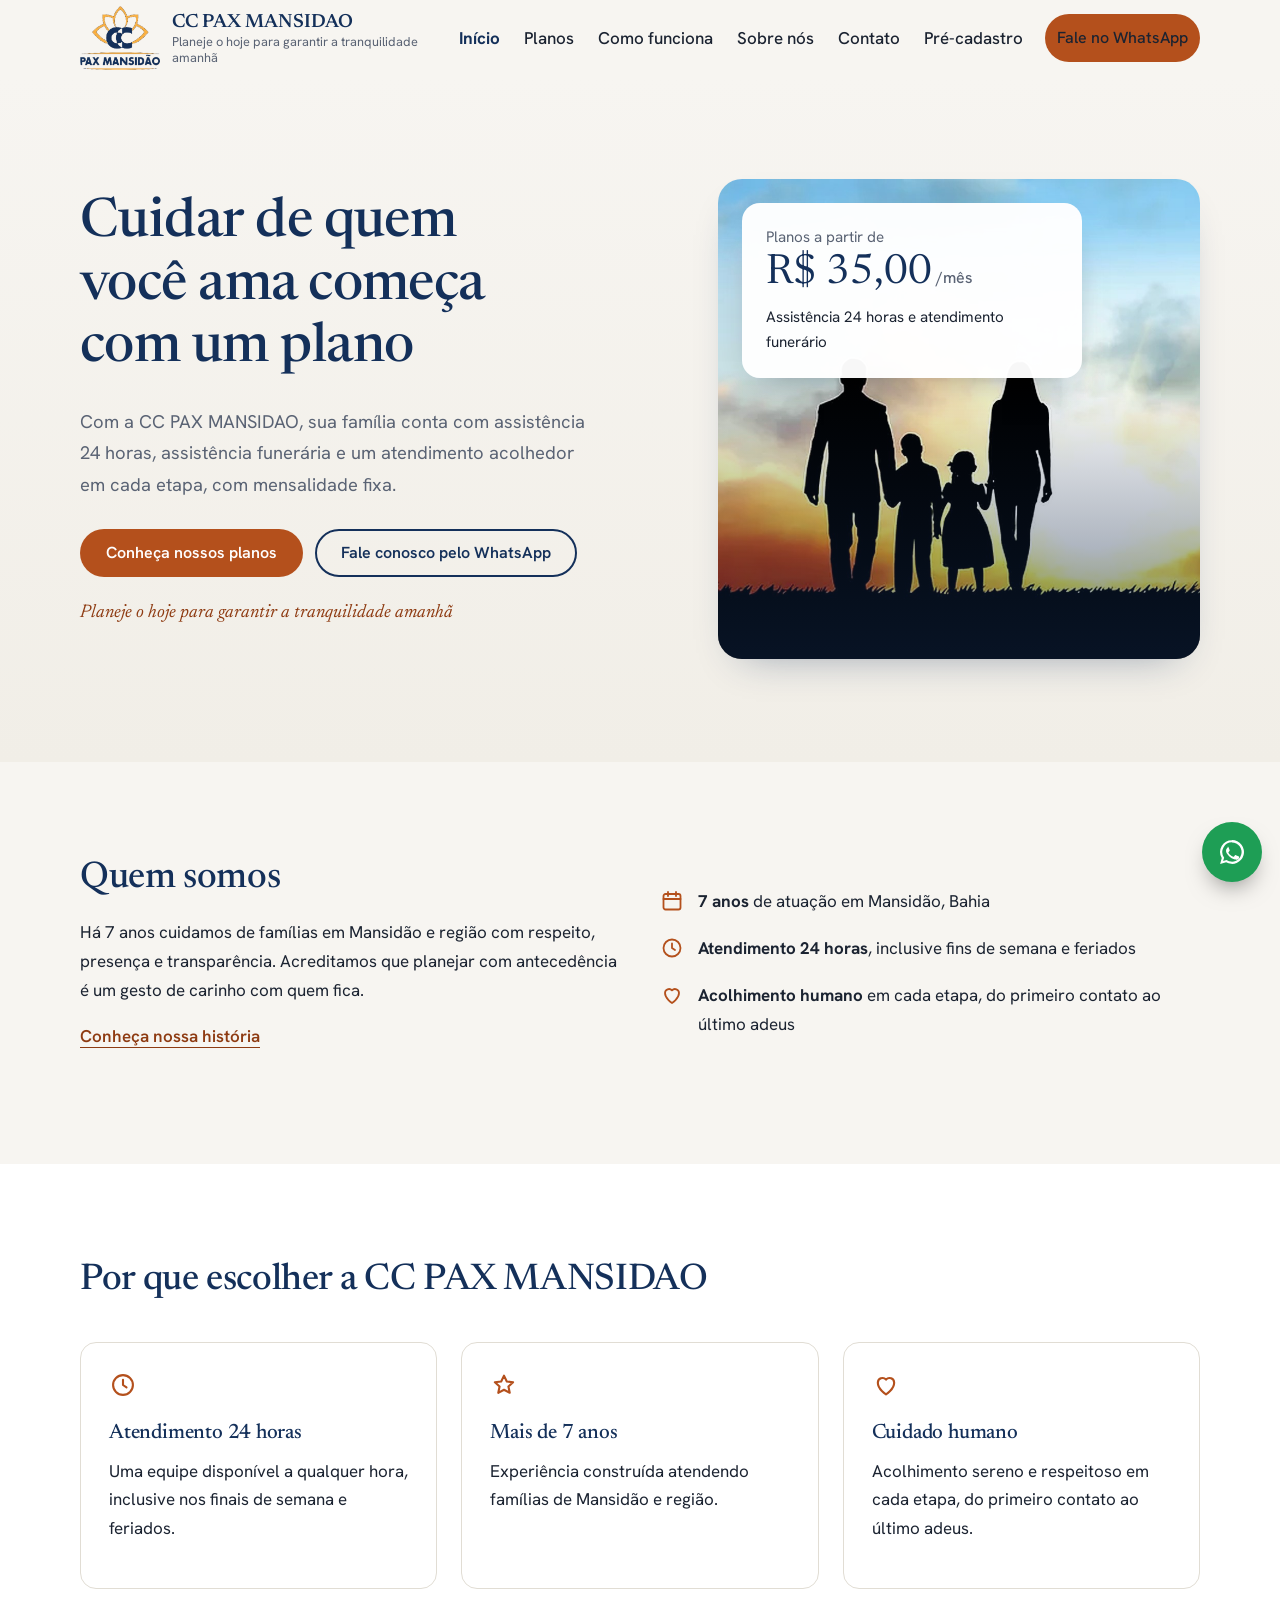
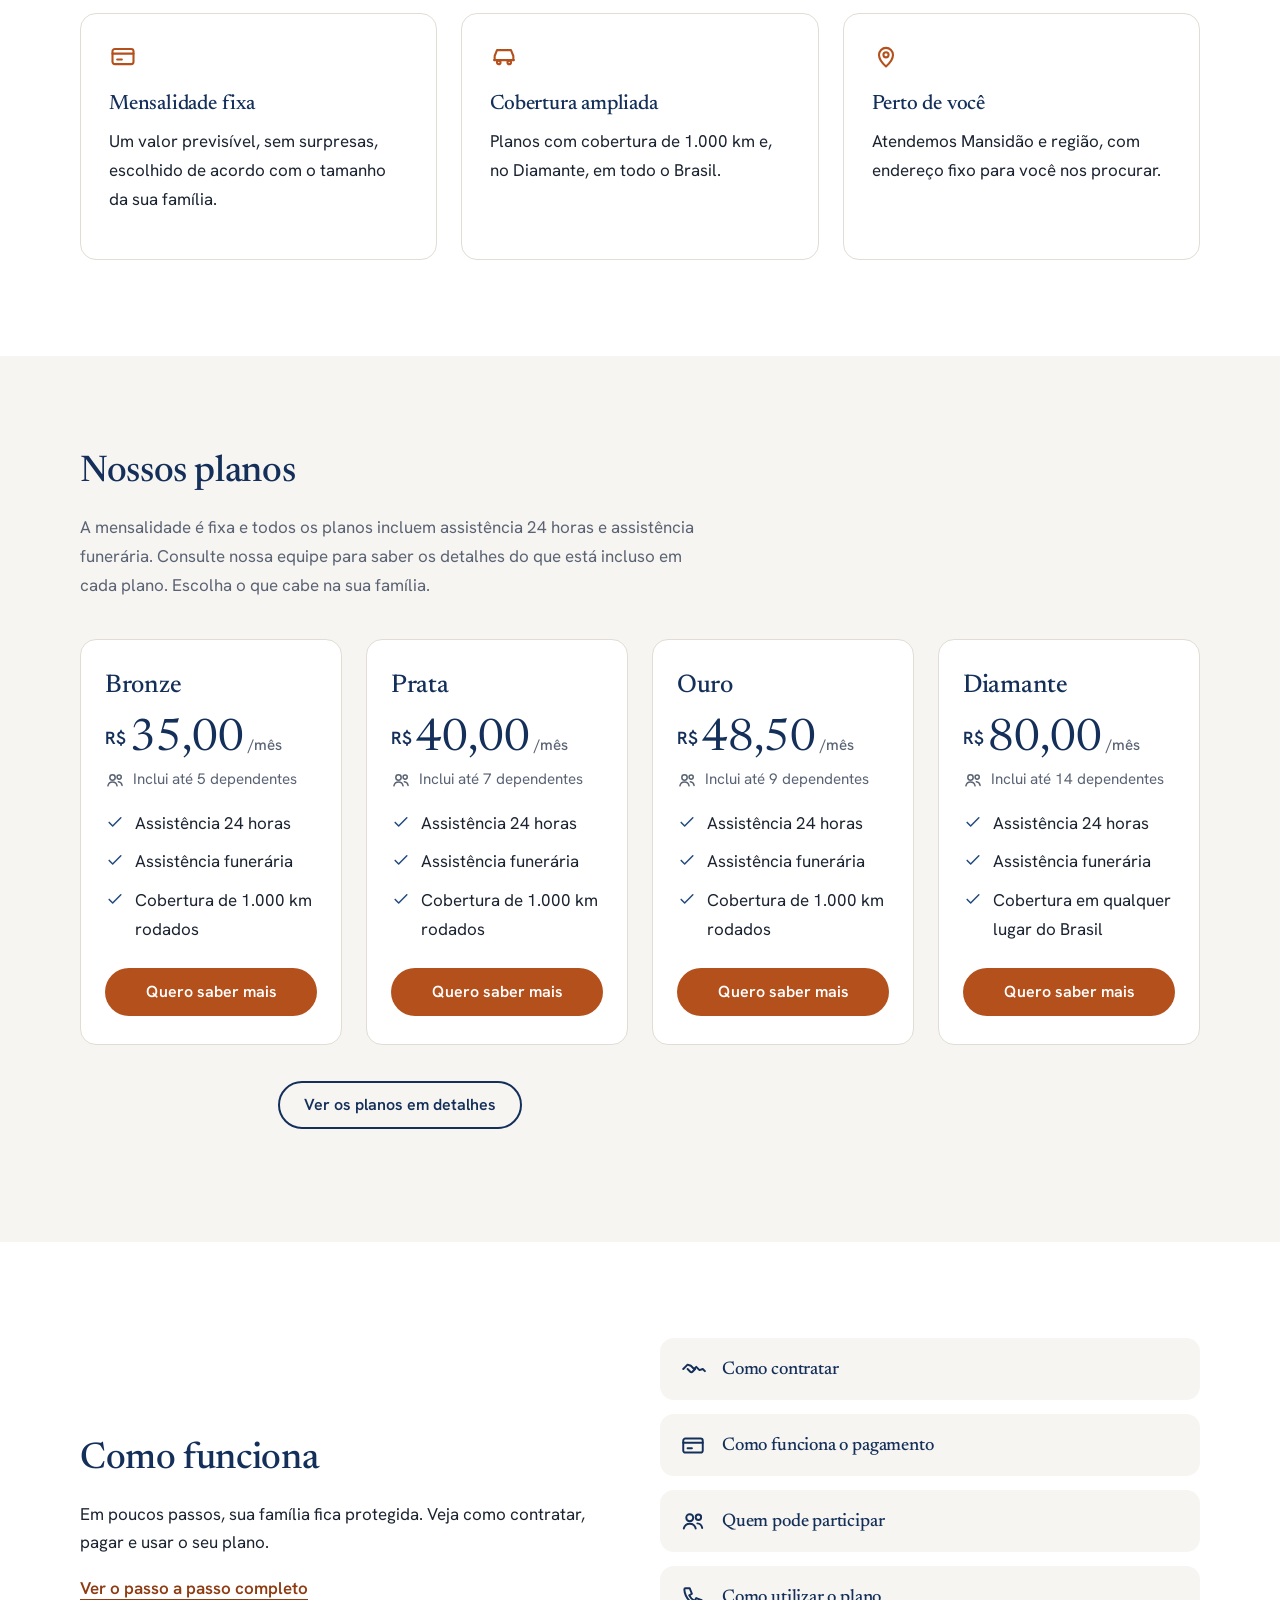
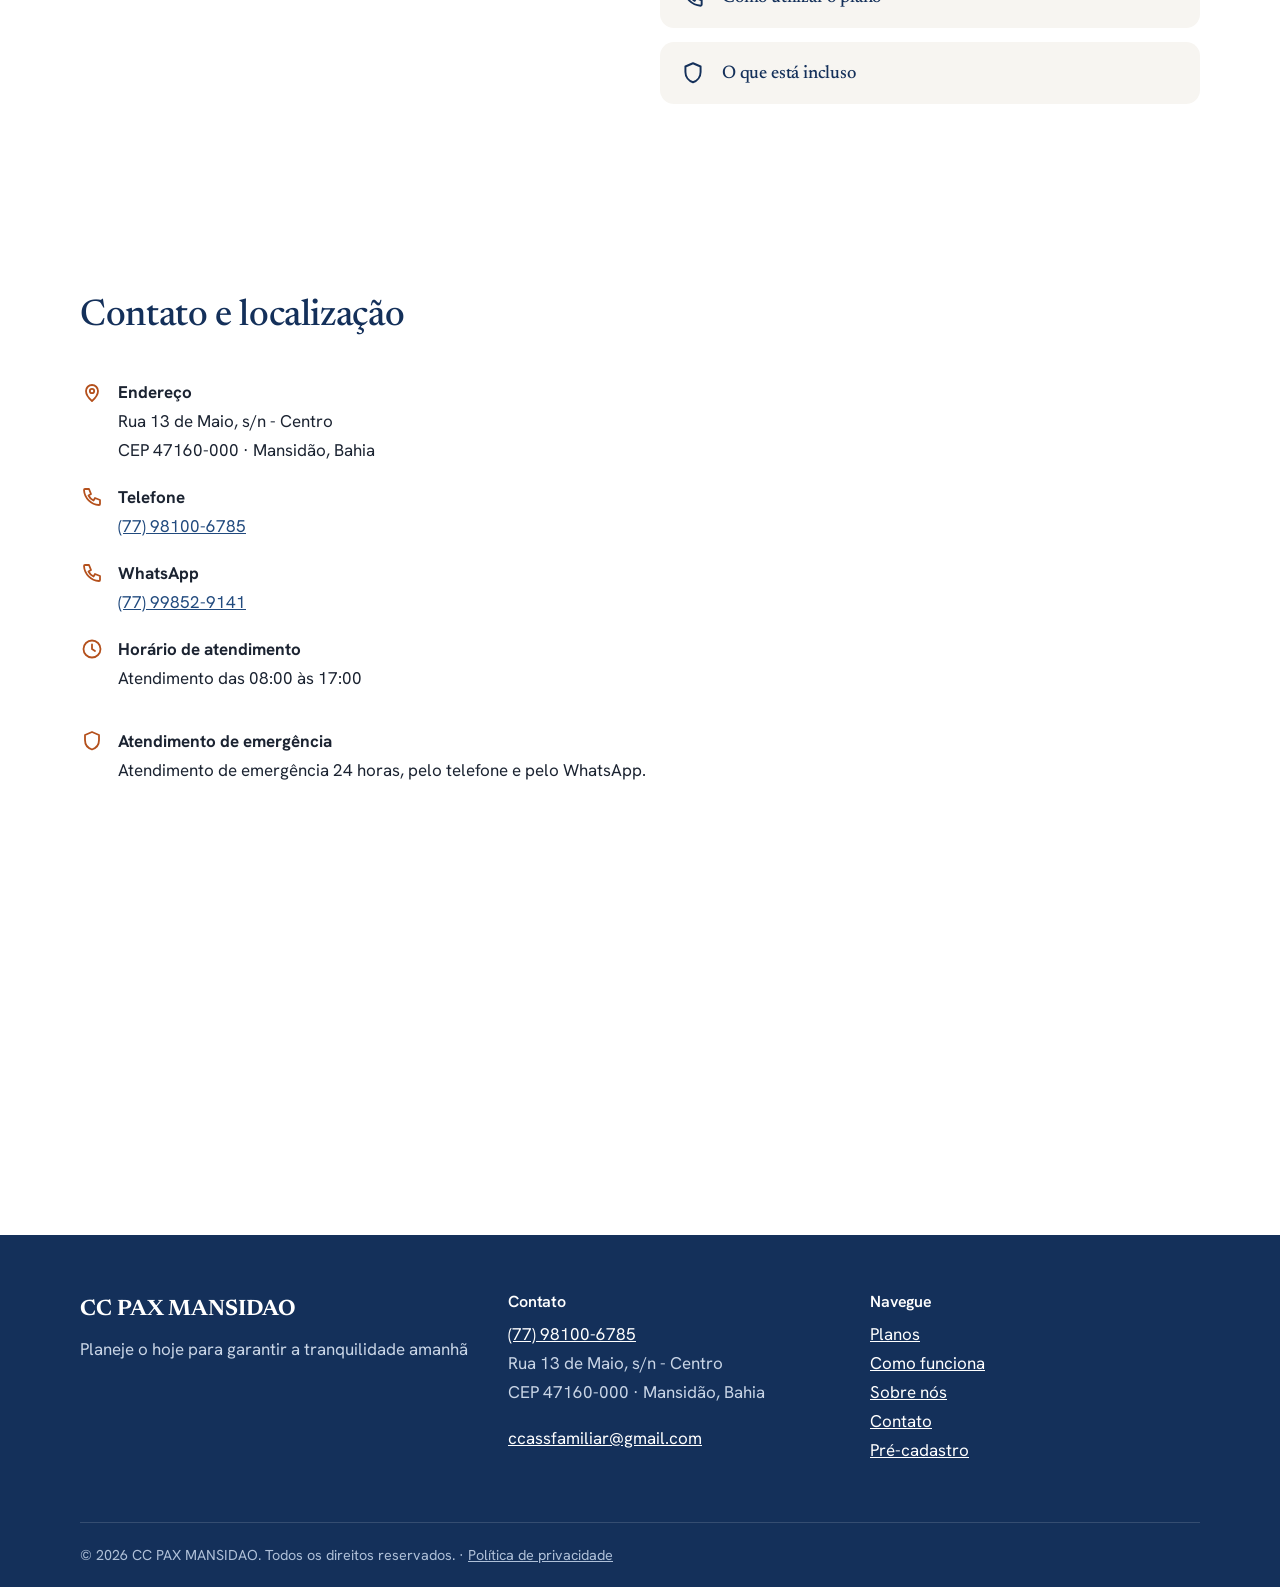
<file: index.html>
<!doctype html>
<html lang="pt-BR">
<head>
  <meta charset="utf-8">
  <meta name="viewport" content="width=device-width, initial-scale=1">
  <title>CC PAX MANSIDAO · Planos funerários em Mansidão, Bahia</title>
  <meta name="description" content="CC PAX MANSIDAO, em Mansidão, Bahia. Planos funerários com assistência 24 horas, assistência funerária e atendimento acolhedor.">
  <meta property="og:title" content="CC PAX MANSIDAO">
  <meta property="og:description" content="Planeje o hoje para garantir a tranquilidade amanhã">
  <meta name="theme-color" content="#14305A">
  <link rel="icon" href="img/favicon.svg" type="image/svg+xml">
  <link rel="preconnect" href="https://fonts.googleapis.com">
  <link rel="preconnect" href="https://fonts.gstatic.com" crossorigin>
  <link rel="stylesheet" href="https://fonts.googleapis.com/css2?family=Hanken+Grotesk:wght@400;500;600;700&family=Newsreader:opsz,wght@6..72,400;6..72,500;6..72,600&display=swap">
  <link rel="stylesheet" href="css/site.css">
  <script src="js/site.js" defer></script>
  <script type="application/ld+json">
  {"@context": "https://schema.org", "@type": "FuneralHome", "address": {"@type": "PostalAddress", "addressCountry": "BR", "addressLocality": "Mansid\u00e3o, Bahia", "addressRegion": "BA", "postalCode": "47160-000", "streetAddress": "Rua 13 de Maio, s/n - Centro"}, "name": "CC PAX MANSIDAO", "telephone": "(77) 98100-6785"}
  </script>
</head>
<body class="site pag-inicio">
<a class="pular" href="#conteudo">Ir para o conteúdo</a>

<header class="site-header">
  <div class="container barra">
    <a class="marca" href="index.html">
      
        <img src="img/logo.png" alt="">
      
      <span class="marca-texto"><strong>CC PAX MANSIDAO</strong><small>Planeje o hoje para garantir a tranquilidade amanhã</small></span>
      <span class="sr">, página inicial</span>
    </a>
    <button class="menu-btn" aria-expanded="false" aria-controls="menu">
      <span class="sr">Abrir menu</span><span aria-hidden="true"></span>
    </button>
    <nav id="menu" class="menu" aria-label="Principal">
      <a href="index.html" aria-current="page">Início</a>
      <a href="planos.html" >Planos</a>
      <a href="como-funciona.html" >Como funciona</a>
      <a href="sobre.html" >Sobre nós</a>
      <a href="contato.html" >Contato</a>
      <a href="pre-cadastro.html" >Pré-cadastro</a>
      <a class="btn btn-principal menu-zap" href="https://wa.me/5577998529141?text=Ol%C3%A1%21%20Gostaria%20de%20falar%20com%20a%20CC%20PAX%20MANSIDAO." target="_blank" rel="noopener">Fale no WhatsApp</a>
    </nav>
  </div>
</header>

<main id="conteudo">
  
  


<section class="hero">
  <div class="container hero-grid">
    <div class="hero-texto">
      <h1>Cuidar de quem você ama começa com um plano</h1>
      <p class="lead">Com a CC PAX MANSIDAO, sua família conta com assistência 24 horas, assistência funerária e um atendimento acolhedor em cada etapa, com mensalidade fixa.</p>
      <div class="acoes">
        <a class="btn btn-principal" href="planos.html">Conheça nossos planos</a>
        <a class="btn btn-secundario" target="_blank" rel="noopener"
           href="https://wa.me/5577998529141?text=Ol%C3%A1%21%20Gostaria%20de%20conhecer%20os%20planos%20da%20CC%20PAX%20MANSIDAO.">Fale conosco pelo WhatsApp</a>
      </div>
      <p class="selo-hero">Planeje o hoje para garantir a tranquilidade amanhã</p>
    </div>
    <div class="hero-visual" style="background-image:url('img/hero.jpg')">
      
      <div class="hero-card">
        <p class="hero-card-titulo">Planos a partir de</p>
        <p class="hero-card-preco">R$ 35,00<small>/mês</small></p>
        <p>Assistência 24 horas e atendimento funerário</p>
      </div>
      
    </div>
  </div>
</section>

<section class="sec">
  <div class="container split">
    <div class="revelar">
      <h2>Quem somos</h2>
      <p>Há 7 anos cuidamos de famílias em Mansidão e região com respeito, presença e transparência. Acreditamos que planejar com antecedência é um gesto de carinho com quem fica.</p>
      <p><a class="link" href="sobre.html">Conheça nossa história</a></p>
    </div>
    <ul class="lista-selos revelar">
      <li><svg class="icone" viewBox="0 0 24 24" fill="none" stroke="currentColor" stroke-width="1.8" stroke-linecap="round" stroke-linejoin="round" aria-hidden="true" focusable="false"><rect x="3.5" y="5" width="17" height="15.5" rx="2"/><path d="M3.5 10h17M8 3v4M16 3v4"/></svg><span><strong>7 anos</strong> de atuação em Mansidão, Bahia</span></li>
      <li><svg class="icone" viewBox="0 0 24 24" fill="none" stroke="currentColor" stroke-width="1.8" stroke-linecap="round" stroke-linejoin="round" aria-hidden="true" focusable="false"><circle cx="12" cy="12" r="8.5"/><path d="M12 7.5V12l3 2"/></svg><span><strong>Atendimento 24 horas</strong>, inclusive fins de semana e feriados</span></li>
      <li><svg class="icone" viewBox="0 0 24 24" fill="none" stroke="currentColor" stroke-width="1.8" stroke-linecap="round" stroke-linejoin="round" aria-hidden="true" focusable="false"><path d="M12 20s-7-4.4-7-10a4 4 0 0 1 7-2.6A4 4 0 0 1 19 10c0 5.6-7 10-7 10z"/></svg><span><strong>Acolhimento humano</strong> em cada etapa, do primeiro contato ao último adeus</span></li>
    </ul>
  </div>
</section>

<section class="sec alt">
  <div class="container">
    <div class="sec-head revelar">
      <h2>Por que escolher a CC PAX MANSIDAO</h2>
    </div>
    <div class="grade-3">
      
      <article class="cartao revelar">
        <svg class="icone" viewBox="0 0 24 24" fill="none" stroke="currentColor" stroke-width="1.8" stroke-linecap="round" stroke-linejoin="round" aria-hidden="true" focusable="false"><circle cx="12" cy="12" r="8.5"/><path d="M12 7.5V12l3 2"/></svg>
        <h3>Atendimento 24 horas</h3>
        <p>Uma equipe disponível a qualquer hora, inclusive nos finais de semana e feriados.</p>
      </article>
      
      <article class="cartao revelar">
        <svg class="icone" viewBox="0 0 24 24" fill="none" stroke="currentColor" stroke-width="1.8" stroke-linecap="round" stroke-linejoin="round" aria-hidden="true" focusable="false"><path d="M12 4l2.4 5 5.4.6-4 3.7 1.1 5.4L12 16.1 7.1 18.7l1.1-5.4-4-3.7 5.4-.6z"/></svg>
        <h3>Mais de 7 anos</h3>
        <p>Experiência construída atendendo famílias de Mansidão e região.</p>
      </article>
      
      <article class="cartao revelar">
        <svg class="icone" viewBox="0 0 24 24" fill="none" stroke="currentColor" stroke-width="1.8" stroke-linecap="round" stroke-linejoin="round" aria-hidden="true" focusable="false"><path d="M12 20s-7-4.4-7-10a4 4 0 0 1 7-2.6A4 4 0 0 1 19 10c0 5.6-7 10-7 10z"/></svg>
        <h3>Cuidado humano</h3>
        <p>Acolhimento sereno e respeitoso em cada etapa, do primeiro contato ao último adeus.</p>
      </article>
      
      <article class="cartao revelar">
        <svg class="icone" viewBox="0 0 24 24" fill="none" stroke="currentColor" stroke-width="1.8" stroke-linecap="round" stroke-linejoin="round" aria-hidden="true" focusable="false"><rect x="3" y="6" width="18" height="13" rx="2"/><path d="M3 10h18M7 15h4"/></svg>
        <h3>Mensalidade fixa</h3>
        <p>Um valor previsível, sem surpresas, escolhido de acordo com o tamanho da sua família.</p>
      </article>
      
      <article class="cartao revelar">
        <svg class="icone" viewBox="0 0 24 24" fill="none" stroke="currentColor" stroke-width="1.8" stroke-linecap="round" stroke-linejoin="round" aria-hidden="true" focusable="false"><path d="M4 15.5V12l2-5h12l2 5v3.5"/><path d="M3.5 15.5h17"/><circle cx="7.5" cy="17.5" r="1.5"/><circle cx="16.5" cy="17.5" r="1.5"/></svg>
        <h3>Cobertura ampliada</h3>
        <p>Planos com cobertura de 1.000 km e, no Diamante, em todo o Brasil.</p>
      </article>
      
      <article class="cartao revelar">
        <svg class="icone" viewBox="0 0 24 24" fill="none" stroke="currentColor" stroke-width="1.8" stroke-linecap="round" stroke-linejoin="round" aria-hidden="true" focusable="false"><path d="M12 21s-6-5.2-6-10a6 6 0 0 1 12 0c0 4.8-6 10-6 10z"/><circle cx="12" cy="11" r="2.2"/></svg>
        <h3>Perto de você</h3>
        <p>Atendemos Mansidão e região, com endereço fixo para você nos procurar.</p>
      </article>
      
    </div>
  </div>
</section>

<section class="sec" id="planos">
  <div class="container">
    <div class="sec-head revelar">
      <h2>Nossos planos</h2>
      <p>A mensalidade é fixa e todos os planos incluem assistência 24 horas e assistência funerária. Consulte nossa equipe para saber os detalhes do que está incluso em cada plano. Escolha o que cabe na sua família.</p>
    </div>
    <div class="grade-planos">
      
        <article class="plano revelar">
  
  <h3 class="plano-nome">Bronze</h3>
  <p class="plano-preco"><span class="rs">R$</span>35,00<small>/mês</small></p>
  <p class="plano-dep"><svg class="icone" viewBox="0 0 24 24" fill="none" stroke="currentColor" stroke-width="1.8" stroke-linecap="round" stroke-linejoin="round" aria-hidden="true" focusable="false"><circle cx="9" cy="9" r="3.2"/><path d="M3.5 19c.7-3 2.8-4.5 5.5-4.5s4.8 1.5 5.5 4.5"/><circle cx="17" cy="8.5" r="2.5"/><path d="M16 14.2c2.4.2 4 1.7 4.5 4.3"/></svg> Inclui até 5 dependentes</p>
  <ul class="plano-lista">
    
      <li><svg class="icone" viewBox="0 0 24 24" fill="none" stroke="currentColor" stroke-width="1.8" stroke-linecap="round" stroke-linejoin="round" aria-hidden="true" focusable="false"><path d="M5 12.5l4.2 4.2L19 7"/></svg><span>Assistência 24 horas</span></li>
    
      <li><svg class="icone" viewBox="0 0 24 24" fill="none" stroke="currentColor" stroke-width="1.8" stroke-linecap="round" stroke-linejoin="round" aria-hidden="true" focusable="false"><path d="M5 12.5l4.2 4.2L19 7"/></svg><span>Assistência funerária</span></li>
    
      <li><svg class="icone" viewBox="0 0 24 24" fill="none" stroke="currentColor" stroke-width="1.8" stroke-linecap="round" stroke-linejoin="round" aria-hidden="true" focusable="false"><path d="M5 12.5l4.2 4.2L19 7"/></svg><span>Cobertura de 1.000 km rodados</span></li>
    
  </ul>
  <a class="btn btn-principal btn-cheio" target="_blank" rel="noopener"
     href="https://wa.me/5577998529141?text=Ol%C3%A1%21%20Tenho%20interesse%20no%20plano%20Bronze%20%28R%24%2035%2C00%2Fm%C3%AAs%29.%20Pode%20me%20passar%20mais%20informa%C3%A7%C3%B5es%3F">
    Quero saber mais
  </a>
</article>
      
        <article class="plano revelar">
  
  <h3 class="plano-nome">Prata</h3>
  <p class="plano-preco"><span class="rs">R$</span>40,00<small>/mês</small></p>
  <p class="plano-dep"><svg class="icone" viewBox="0 0 24 24" fill="none" stroke="currentColor" stroke-width="1.8" stroke-linecap="round" stroke-linejoin="round" aria-hidden="true" focusable="false"><circle cx="9" cy="9" r="3.2"/><path d="M3.5 19c.7-3 2.8-4.5 5.5-4.5s4.8 1.5 5.5 4.5"/><circle cx="17" cy="8.5" r="2.5"/><path d="M16 14.2c2.4.2 4 1.7 4.5 4.3"/></svg> Inclui até 7 dependentes</p>
  <ul class="plano-lista">
    
      <li><svg class="icone" viewBox="0 0 24 24" fill="none" stroke="currentColor" stroke-width="1.8" stroke-linecap="round" stroke-linejoin="round" aria-hidden="true" focusable="false"><path d="M5 12.5l4.2 4.2L19 7"/></svg><span>Assistência 24 horas</span></li>
    
      <li><svg class="icone" viewBox="0 0 24 24" fill="none" stroke="currentColor" stroke-width="1.8" stroke-linecap="round" stroke-linejoin="round" aria-hidden="true" focusable="false"><path d="M5 12.5l4.2 4.2L19 7"/></svg><span>Assistência funerária</span></li>
    
      <li><svg class="icone" viewBox="0 0 24 24" fill="none" stroke="currentColor" stroke-width="1.8" stroke-linecap="round" stroke-linejoin="round" aria-hidden="true" focusable="false"><path d="M5 12.5l4.2 4.2L19 7"/></svg><span>Cobertura de 1.000 km rodados</span></li>
    
  </ul>
  <a class="btn btn-principal btn-cheio" target="_blank" rel="noopener"
     href="https://wa.me/5577998529141?text=Ol%C3%A1%21%20Tenho%20interesse%20no%20plano%20Prata%20%28R%24%2040%2C00%2Fm%C3%AAs%29.%20Pode%20me%20passar%20mais%20informa%C3%A7%C3%B5es%3F">
    Quero saber mais
  </a>
</article>
      
        <article class="plano revelar">
  
  <h3 class="plano-nome">Ouro</h3>
  <p class="plano-preco"><span class="rs">R$</span>48,50<small>/mês</small></p>
  <p class="plano-dep"><svg class="icone" viewBox="0 0 24 24" fill="none" stroke="currentColor" stroke-width="1.8" stroke-linecap="round" stroke-linejoin="round" aria-hidden="true" focusable="false"><circle cx="9" cy="9" r="3.2"/><path d="M3.5 19c.7-3 2.8-4.5 5.5-4.5s4.8 1.5 5.5 4.5"/><circle cx="17" cy="8.5" r="2.5"/><path d="M16 14.2c2.4.2 4 1.7 4.5 4.3"/></svg> Inclui até 9 dependentes</p>
  <ul class="plano-lista">
    
      <li><svg class="icone" viewBox="0 0 24 24" fill="none" stroke="currentColor" stroke-width="1.8" stroke-linecap="round" stroke-linejoin="round" aria-hidden="true" focusable="false"><path d="M5 12.5l4.2 4.2L19 7"/></svg><span>Assistência 24 horas</span></li>
    
      <li><svg class="icone" viewBox="0 0 24 24" fill="none" stroke="currentColor" stroke-width="1.8" stroke-linecap="round" stroke-linejoin="round" aria-hidden="true" focusable="false"><path d="M5 12.5l4.2 4.2L19 7"/></svg><span>Assistência funerária</span></li>
    
      <li><svg class="icone" viewBox="0 0 24 24" fill="none" stroke="currentColor" stroke-width="1.8" stroke-linecap="round" stroke-linejoin="round" aria-hidden="true" focusable="false"><path d="M5 12.5l4.2 4.2L19 7"/></svg><span>Cobertura de 1.000 km rodados</span></li>
    
  </ul>
  <a class="btn btn-principal btn-cheio" target="_blank" rel="noopener"
     href="https://wa.me/5577998529141?text=Ol%C3%A1%21%20Tenho%20interesse%20no%20plano%20Ouro%20%28R%24%2048%2C50%2Fm%C3%AAs%29.%20Pode%20me%20passar%20mais%20informa%C3%A7%C3%B5es%3F">
    Quero saber mais
  </a>
</article>
      
        <article class="plano revelar">
  
  <h3 class="plano-nome">Diamante</h3>
  <p class="plano-preco"><span class="rs">R$</span>80,00<small>/mês</small></p>
  <p class="plano-dep"><svg class="icone" viewBox="0 0 24 24" fill="none" stroke="currentColor" stroke-width="1.8" stroke-linecap="round" stroke-linejoin="round" aria-hidden="true" focusable="false"><circle cx="9" cy="9" r="3.2"/><path d="M3.5 19c.7-3 2.8-4.5 5.5-4.5s4.8 1.5 5.5 4.5"/><circle cx="17" cy="8.5" r="2.5"/><path d="M16 14.2c2.4.2 4 1.7 4.5 4.3"/></svg> Inclui até 14 dependentes</p>
  <ul class="plano-lista">
    
      <li><svg class="icone" viewBox="0 0 24 24" fill="none" stroke="currentColor" stroke-width="1.8" stroke-linecap="round" stroke-linejoin="round" aria-hidden="true" focusable="false"><path d="M5 12.5l4.2 4.2L19 7"/></svg><span>Assistência 24 horas</span></li>
    
      <li><svg class="icone" viewBox="0 0 24 24" fill="none" stroke="currentColor" stroke-width="1.8" stroke-linecap="round" stroke-linejoin="round" aria-hidden="true" focusable="false"><path d="M5 12.5l4.2 4.2L19 7"/></svg><span>Assistência funerária</span></li>
    
      <li><svg class="icone" viewBox="0 0 24 24" fill="none" stroke="currentColor" stroke-width="1.8" stroke-linecap="round" stroke-linejoin="round" aria-hidden="true" focusable="false"><path d="M5 12.5l4.2 4.2L19 7"/></svg><span>Cobertura em qualquer lugar do Brasil</span></li>
    
  </ul>
  <a class="btn btn-principal btn-cheio" target="_blank" rel="noopener"
     href="https://wa.me/5577998529141?text=Ol%C3%A1%21%20Tenho%20interesse%20no%20plano%20Diamante%20%28R%24%2080%2C00%2Fm%C3%AAs%29.%20Pode%20me%20passar%20mais%20informa%C3%A7%C3%B5es%3F">
    Quero saber mais
  </a>
</article>
      
    </div>
    <p class="centro" style="margin-top:36px">
      <a class="btn btn-secundario" href="planos.html">Ver os planos em detalhes</a>
    </p>
  </div>
</section>

<section class="sec alt">
  <div class="container split">
    <div class="revelar">
      <h2>Como funciona</h2>
      <p>Em poucos passos, sua família fica protegida. Veja como contratar, pagar e usar o seu plano.</p>
      <a class="link" href="como-funciona.html">Ver o passo a passo completo</a>
    </div>
    <ol class="etapas revelar">
      
      <li><svg class="icone" viewBox="0 0 24 24" fill="none" stroke="currentColor" stroke-width="1.8" stroke-linecap="round" stroke-linejoin="round" aria-hidden="true" focusable="false"><path d="M3 12l4-4 3 1 3 3 2-2 3 3 3-1 2 2"/><path d="M7 12l2.5 2.5a1.4 1.4 0 0 0 2 0L14 12"/></svg><h3>Como contratar</h3></li>
      
      <li><svg class="icone" viewBox="0 0 24 24" fill="none" stroke="currentColor" stroke-width="1.8" stroke-linecap="round" stroke-linejoin="round" aria-hidden="true" focusable="false"><rect x="3" y="6" width="18" height="13" rx="2"/><path d="M3 10h18M7 15h4"/></svg><h3>Como funciona o pagamento</h3></li>
      
      <li><svg class="icone" viewBox="0 0 24 24" fill="none" stroke="currentColor" stroke-width="1.8" stroke-linecap="round" stroke-linejoin="round" aria-hidden="true" focusable="false"><circle cx="9" cy="9" r="3.2"/><path d="M3.5 19c.7-3 2.8-4.5 5.5-4.5s4.8 1.5 5.5 4.5"/><circle cx="17" cy="8.5" r="2.5"/><path d="M16 14.2c2.4.2 4 1.7 4.5 4.3"/></svg><h3>Quem pode participar</h3></li>
      
      <li><svg class="icone" viewBox="0 0 24 24" fill="none" stroke="currentColor" stroke-width="1.8" stroke-linecap="round" stroke-linejoin="round" aria-hidden="true" focusable="false"><path d="M5 4h4l2 5-2.5 1.5a11 11 0 0 0 5 5L15 13l5 2v4a1 1 0 0 1-1 1A16 16 0 0 1 4 5a1 1 0 0 1 1-1z"/></svg><h3>Como utilizar o plano</h3></li>
      
      <li><svg class="icone" viewBox="0 0 24 24" fill="none" stroke="currentColor" stroke-width="1.8" stroke-linecap="round" stroke-linejoin="round" aria-hidden="true" focusable="false"><path d="M12 3l7 3v5c0 4.5-3 8.2-7 9.5-4-1.3-7-5-7-9.5V6l7-3z"/></svg><h3>O que está incluso</h3></li>
      
    </ol>
  </div>
</section>



<section class="sec alt" id="contato">
  <div class="container">
    <div class="sec-head revelar">
      <h2>Contato e localização</h2>
    </div>
    <div class="contato-bloco">
  <ul class="info">
    <li><svg class="icone" viewBox="0 0 24 24" fill="none" stroke="currentColor" stroke-width="1.8" stroke-linecap="round" stroke-linejoin="round" aria-hidden="true" focusable="false"><path d="M12 21s-6-5.2-6-10a6 6 0 0 1 12 0c0 4.8-6 10-6 10z"/><circle cx="12" cy="11" r="2.2"/></svg><div><strong>Endereço</strong><br>Rua 13 de Maio, s/n - Centro<br>CEP 47160-000 · Mansidão, Bahia</div></li>
    <li><svg class="icone" viewBox="0 0 24 24" fill="none" stroke="currentColor" stroke-width="1.8" stroke-linecap="round" stroke-linejoin="round" aria-hidden="true" focusable="false"><path d="M5 4h4l2 5-2.5 1.5a11 11 0 0 0 5 5L15 13l5 2v4a1 1 0 0 1-1 1A16 16 0 0 1 4 5a1 1 0 0 1 1-1z"/></svg><div><strong>Telefone</strong><br><a href="tel:+5577981006785">(77) 98100-6785</a></div></li>
    <li><svg class="icone" viewBox="0 0 24 24" fill="none" stroke="currentColor" stroke-width="1.8" stroke-linecap="round" stroke-linejoin="round" aria-hidden="true" focusable="false"><path d="M5 4h4l2 5-2.5 1.5a11 11 0 0 0 5 5L15 13l5 2v4a1 1 0 0 1-1 1A16 16 0 0 1 4 5a1 1 0 0 1 1-1z"/></svg><div><strong>WhatsApp</strong><br><a href="https://wa.me/5577998529141" target="_blank" rel="noopener">(77) 99852-9141</a></div></li>
    <li><svg class="icone" viewBox="0 0 24 24" fill="none" stroke="currentColor" stroke-width="1.8" stroke-linecap="round" stroke-linejoin="round" aria-hidden="true" focusable="false"><circle cx="12" cy="12" r="8.5"/><path d="M12 7.5V12l3 2"/></svg><div><strong>Horário de atendimento</strong><p>Atendimento das 08:00 às 17:00</p></div></li>
    <li><svg class="icone" viewBox="0 0 24 24" fill="none" stroke="currentColor" stroke-width="1.8" stroke-linecap="round" stroke-linejoin="round" aria-hidden="true" focusable="false"><path d="M12 3l7 3v5c0 4.5-3 8.2-7 9.5-4-1.3-7-5-7-9.5V6l7-3z"/></svg><div><strong>Atendimento de emergência</strong><p>Atendimento de emergência 24 horas, pelo telefone e pelo WhatsApp.</p></div></li>
  </ul>
  <iframe class="mapa" title="Mapa de localização da CC PAX MANSIDAO" loading="lazy"
          referrerpolicy="no-referrer-when-downgrade"
          src="https://www.google.com/maps?q=Rua%2013%20de%20Maio%2C%20s/n%20-%20Centro%2C%20Mansid%C3%A3o%2C%20Bahia&amp;output=embed"></iframe>
</div>
  </div>
</section>

</main>

<footer class="rodape">
  <div class="container grade-rodape">
    <div>
      <strong class="rodape-nome">CC PAX MANSIDAO</strong>
      <p>Planeje o hoje para garantir a tranquilidade amanhã</p>
    </div>
    <div>
      <h3>Contato</h3>
      <p>
        <a href="tel:+5577981006785">(77) 98100-6785</a><br>
        Rua 13 de Maio, s/n - Centro<br>
        CEP 47160-000 · Mansidão, Bahia
      </p>
      <p><a href="mailto:ccassfamiliar@gmail.com">ccassfamiliar@gmail.com</a></p>
    </div>
    <div>
      <h3>Navegue</h3>
      <p>
        <a href="planos.html">Planos</a><br>
        <a href="como-funciona.html">Como funciona</a><br>
        <a href="sobre.html">Sobre nós</a><br>
        <a href="contato.html">Contato</a><br>
        <a href="pre-cadastro.html">Pré-cadastro</a>
      </p>
    </div>
  </div>
  <div class="container copia">
    © 2026 CC PAX MANSIDAO. Todos os direitos reservados. ·
    <a href="privacidade.html">Política de privacidade</a>
  </div>
</footer>

<a class="wa-flutuante" href="https://wa.me/5577998529141?text=Ol%C3%A1%21%20Gostaria%20de%20falar%20com%20a%20CC%20PAX%20MANSIDAO." target="_blank" rel="noopener" aria-label="Fale conosco pelo WhatsApp">
  <svg class="icone" viewBox="0 0 24 24" fill="currentColor" aria-hidden="true" focusable="false">
    <path d="M12 2.5a9.5 9.5 0 0 0-8.2 14.3L2.5 21.5l4.8-1.3A9.5 9.5 0 1 0 12 2.5zm0 1.8a7.7 7.7 0 1 1-4 14.3l-.3-.2-2.8.8.8-2.7-.2-.3A7.7 7.7 0 0 1 12 4.3zm-3.2 4c-.2 0-.5 0-.7.4-.2.4-.9.9-.9 2.2s.9 2.5 1.1 2.7c.1.2 1.8 2.8 4.4 3.8 2.2.9 2.6.7 3.1.7.5-.1 1.5-.6 1.7-1.2.2-.6.2-1.1.2-1.2-.1-.1-.3-.2-.6-.3l-2-.9c-.3-.1-.5-.1-.7.1l-.9 1.1c-.2.2-.3.2-.6.1-.3-.1-1.2-.4-2.2-1.4-.8-.7-1.4-1.6-1.5-1.9-.2-.3 0-.4.1-.6l.5-.5.3-.5c.1-.2 0-.4 0-.5l-.9-2.2c-.2-.5-.5-.4-.7-.4z"/>
  </svg>
</a>
</body>
</html>
</file>
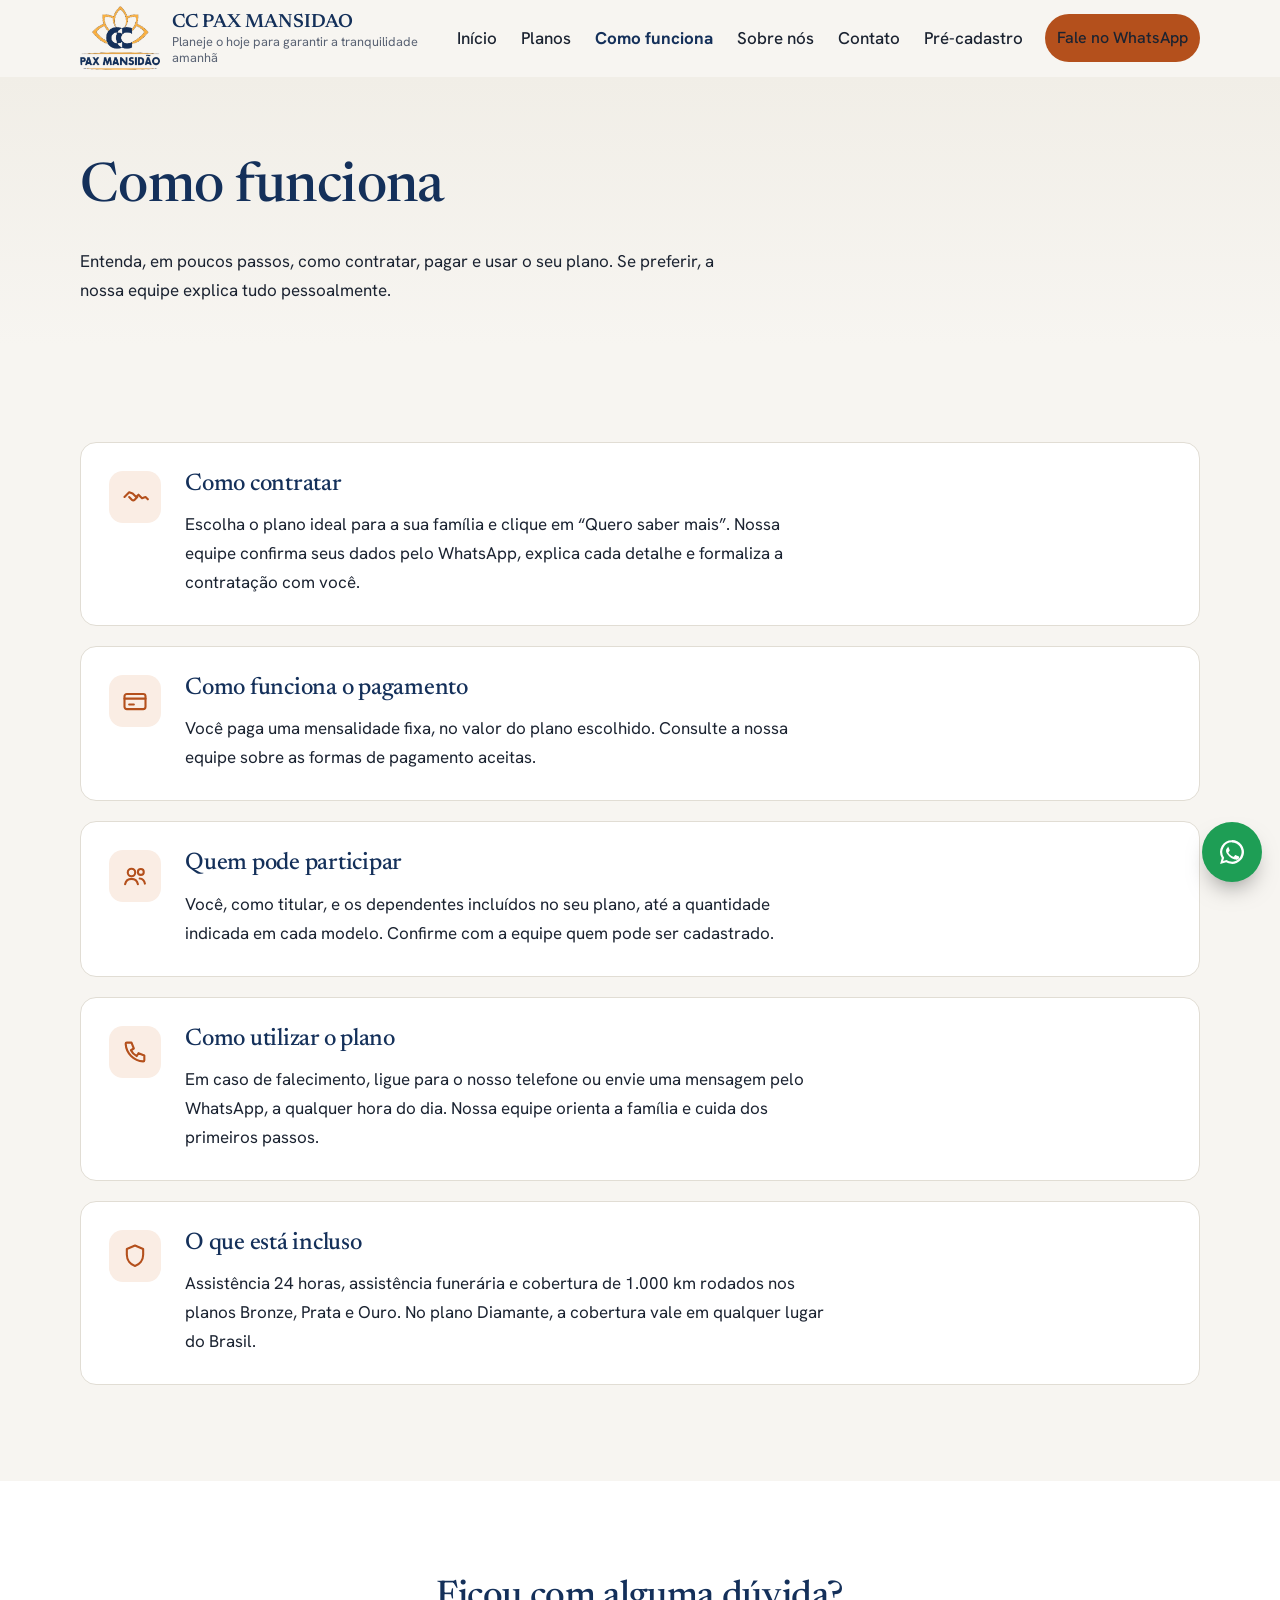
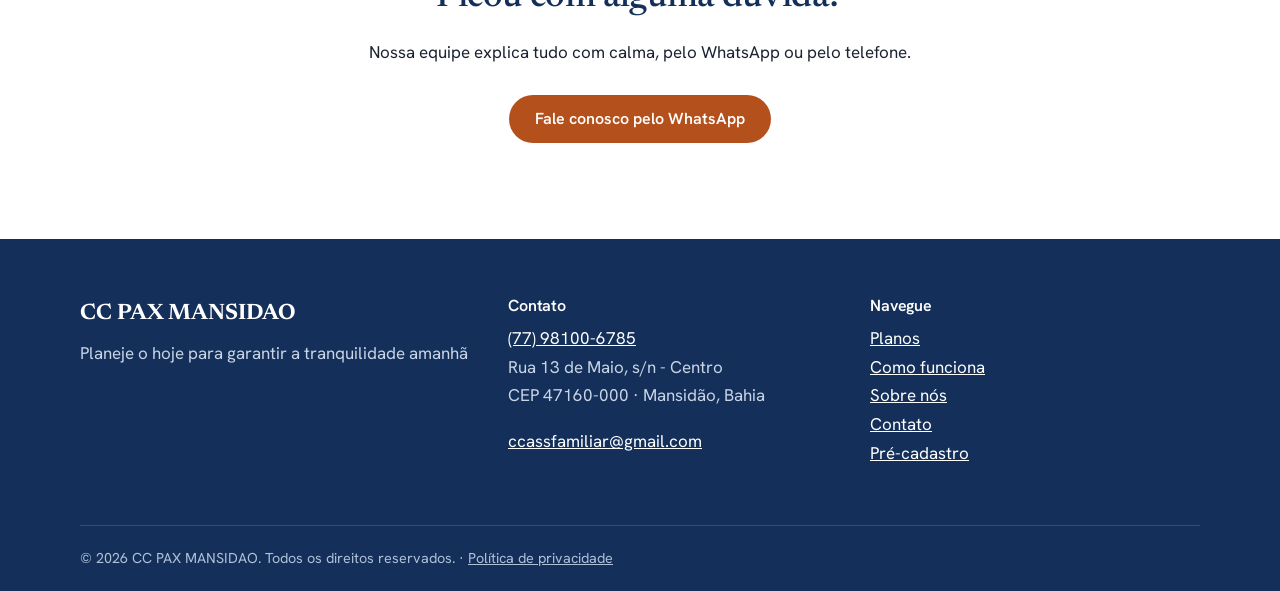
<file: como-funciona.html>
<!doctype html>
<html lang="pt-BR">
<head>
  <meta charset="utf-8">
  <meta name="viewport" content="width=device-width, initial-scale=1">
  <title>Como funciona · CC PAX MANSIDAO</title>
  <meta name="description" content="CC PAX MANSIDAO, em Mansidão, Bahia. Planos funerários com assistência 24 horas, assistência funerária e atendimento acolhedor.">
  <meta property="og:title" content="CC PAX MANSIDAO">
  <meta property="og:description" content="Planeje o hoje para garantir a tranquilidade amanhã">
  <meta name="theme-color" content="#14305A">
  <link rel="icon" href="img/favicon.svg" type="image/svg+xml">
  <link rel="preconnect" href="https://fonts.googleapis.com">
  <link rel="preconnect" href="https://fonts.gstatic.com" crossorigin>
  <link rel="stylesheet" href="https://fonts.googleapis.com/css2?family=Hanken+Grotesk:wght@400;500;600;700&family=Newsreader:opsz,wght@6..72,400;6..72,500;6..72,600&display=swap">
  <link rel="stylesheet" href="css/site.css">
  <script src="js/site.js" defer></script>
  <script type="application/ld+json">
  {"@context": "https://schema.org", "@type": "FuneralHome", "address": {"@type": "PostalAddress", "addressCountry": "BR", "addressLocality": "Mansid\u00e3o, Bahia", "addressRegion": "BA", "postalCode": "47160-000", "streetAddress": "Rua 13 de Maio, s/n - Centro"}, "name": "CC PAX MANSIDAO", "telephone": "(77) 98100-6785"}
  </script>
</head>
<body class="site pag-como">
<a class="pular" href="#conteudo">Ir para o conteúdo</a>

<header class="site-header">
  <div class="container barra">
    <a class="marca" href="index.html">
      
        <img src="img/logo.png" alt="">
      
      <span class="marca-texto"><strong>CC PAX MANSIDAO</strong><small>Planeje o hoje para garantir a tranquilidade amanhã</small></span>
      <span class="sr">, página inicial</span>
    </a>
    <button class="menu-btn" aria-expanded="false" aria-controls="menu">
      <span class="sr">Abrir menu</span><span aria-hidden="true"></span>
    </button>
    <nav id="menu" class="menu" aria-label="Principal">
      <a href="index.html" >Início</a>
      <a href="planos.html" >Planos</a>
      <a href="como-funciona.html" aria-current="page">Como funciona</a>
      <a href="sobre.html" >Sobre nós</a>
      <a href="contato.html" >Contato</a>
      <a href="pre-cadastro.html" >Pré-cadastro</a>
      <a class="btn btn-principal menu-zap" href="https://wa.me/5577998529141?text=Ol%C3%A1%21%20Gostaria%20de%20falar%20com%20a%20CC%20PAX%20MANSIDAO." target="_blank" rel="noopener">Fale no WhatsApp</a>
    </nav>
  </div>
</header>

<main id="conteudo">
  
  
<section class="cabecalho-pag">
  <div class="container">
    <h1>Como funciona</h1>
    <p>Entenda, em poucos passos, como contratar, pagar e usar o seu plano. Se preferir, a nossa equipe explica tudo pessoalmente.</p>
  </div>
</section>

<section class="sec">
  <div class="container">
    <ol class="passos">
      
      <li class="passo revelar">
        <svg class="icone" viewBox="0 0 24 24" fill="none" stroke="currentColor" stroke-width="1.8" stroke-linecap="round" stroke-linejoin="round" aria-hidden="true" focusable="false"><path d="M3 12l4-4 3 1 3 3 2-2 3 3 3-1 2 2"/><path d="M7 12l2.5 2.5a1.4 1.4 0 0 0 2 0L14 12"/></svg>
        <div>
          <h2>Como contratar</h2>
          <p>Escolha o plano ideal para a sua família e clique em “Quero saber mais”. Nossa equipe confirma seus dados pelo WhatsApp, explica cada detalhe e formaliza a contratação com você.</p>
        </div>
      </li>
      
      <li class="passo revelar">
        <svg class="icone" viewBox="0 0 24 24" fill="none" stroke="currentColor" stroke-width="1.8" stroke-linecap="round" stroke-linejoin="round" aria-hidden="true" focusable="false"><rect x="3" y="6" width="18" height="13" rx="2"/><path d="M3 10h18M7 15h4"/></svg>
        <div>
          <h2>Como funciona o pagamento</h2>
          <p>Você paga uma mensalidade fixa, no valor do plano escolhido. Consulte a nossa equipe sobre as formas de pagamento aceitas.</p>
        </div>
      </li>
      
      <li class="passo revelar">
        <svg class="icone" viewBox="0 0 24 24" fill="none" stroke="currentColor" stroke-width="1.8" stroke-linecap="round" stroke-linejoin="round" aria-hidden="true" focusable="false"><circle cx="9" cy="9" r="3.2"/><path d="M3.5 19c.7-3 2.8-4.5 5.5-4.5s4.8 1.5 5.5 4.5"/><circle cx="17" cy="8.5" r="2.5"/><path d="M16 14.2c2.4.2 4 1.7 4.5 4.3"/></svg>
        <div>
          <h2>Quem pode participar</h2>
          <p>Você, como titular, e os dependentes incluídos no seu plano, até a quantidade indicada em cada modelo. Confirme com a equipe quem pode ser cadastrado.</p>
        </div>
      </li>
      
      <li class="passo revelar">
        <svg class="icone" viewBox="0 0 24 24" fill="none" stroke="currentColor" stroke-width="1.8" stroke-linecap="round" stroke-linejoin="round" aria-hidden="true" focusable="false"><path d="M5 4h4l2 5-2.5 1.5a11 11 0 0 0 5 5L15 13l5 2v4a1 1 0 0 1-1 1A16 16 0 0 1 4 5a1 1 0 0 1 1-1z"/></svg>
        <div>
          <h2>Como utilizar o plano</h2>
          <p>Em caso de falecimento, ligue para o nosso telefone ou envie uma mensagem pelo WhatsApp, a qualquer hora do dia. Nossa equipe orienta a família e cuida dos primeiros passos.</p>
        </div>
      </li>
      
      <li class="passo revelar">
        <svg class="icone" viewBox="0 0 24 24" fill="none" stroke="currentColor" stroke-width="1.8" stroke-linecap="round" stroke-linejoin="round" aria-hidden="true" focusable="false"><path d="M12 3l7 3v5c0 4.5-3 8.2-7 9.5-4-1.3-7-5-7-9.5V6l7-3z"/></svg>
        <div>
          <h2>O que está incluso</h2>
          <p>Assistência 24 horas, assistência funerária e cobertura de 1.000 km rodados nos planos Bronze, Prata e Ouro. No plano Diamante, a cobertura vale em qualquer lugar do Brasil.</p>
        </div>
      </li>
      
    </ol>
  </div>
</section>

<section class="sec alt">
  <div class="container centro">
    <h2>Ficou com alguma dúvida?</h2>
    <p style="margin:0 auto 28px">Nossa equipe explica tudo com calma, pelo WhatsApp ou pelo telefone.</p>
    <a class="btn btn-principal" target="_blank" rel="noopener" href="https://wa.me/5577998529141?text=Ol%C3%A1%21%20Tenho%20uma%20d%C3%BAvida%20sobre%20como%20funciona%20o%20plano.">Fale conosco pelo WhatsApp</a>
  </div>
</section>

</main>

<footer class="rodape">
  <div class="container grade-rodape">
    <div>
      <strong class="rodape-nome">CC PAX MANSIDAO</strong>
      <p>Planeje o hoje para garantir a tranquilidade amanhã</p>
    </div>
    <div>
      <h3>Contato</h3>
      <p>
        <a href="tel:+5577981006785">(77) 98100-6785</a><br>
        Rua 13 de Maio, s/n - Centro<br>
        CEP 47160-000 · Mansidão, Bahia
      </p>
      <p><a href="mailto:ccassfamiliar@gmail.com">ccassfamiliar@gmail.com</a></p>
    </div>
    <div>
      <h3>Navegue</h3>
      <p>
        <a href="planos.html">Planos</a><br>
        <a href="como-funciona.html">Como funciona</a><br>
        <a href="sobre.html">Sobre nós</a><br>
        <a href="contato.html">Contato</a><br>
        <a href="pre-cadastro.html">Pré-cadastro</a>
      </p>
    </div>
  </div>
  <div class="container copia">
    © 2026 CC PAX MANSIDAO. Todos os direitos reservados. ·
    <a href="privacidade.html">Política de privacidade</a>
  </div>
</footer>

<a class="wa-flutuante" href="https://wa.me/5577998529141?text=Ol%C3%A1%21%20Gostaria%20de%20falar%20com%20a%20CC%20PAX%20MANSIDAO." target="_blank" rel="noopener" aria-label="Fale conosco pelo WhatsApp">
  <svg class="icone" viewBox="0 0 24 24" fill="currentColor" aria-hidden="true" focusable="false">
    <path d="M12 2.5a9.5 9.5 0 0 0-8.2 14.3L2.5 21.5l4.8-1.3A9.5 9.5 0 1 0 12 2.5zm0 1.8a7.7 7.7 0 1 1-4 14.3l-.3-.2-2.8.8.8-2.7-.2-.3A7.7 7.7 0 0 1 12 4.3zm-3.2 4c-.2 0-.5 0-.7.4-.2.4-.9.9-.9 2.2s.9 2.5 1.1 2.7c.1.2 1.8 2.8 4.4 3.8 2.2.9 2.6.7 3.1.7.5-.1 1.5-.6 1.7-1.2.2-.6.2-1.1.2-1.2-.1-.1-.3-.2-.6-.3l-2-.9c-.3-.1-.5-.1-.7.1l-.9 1.1c-.2.2-.3.2-.6.1-.3-.1-1.2-.4-2.2-1.4-.8-.7-1.4-1.6-1.5-1.9-.2-.3 0-.4.1-.6l.5-.5.3-.5c.1-.2 0-.4 0-.5l-.9-2.2c-.2-.5-.5-.4-.7-.4z"/>
  </svg>
</a>
</body>
</html>
</file>
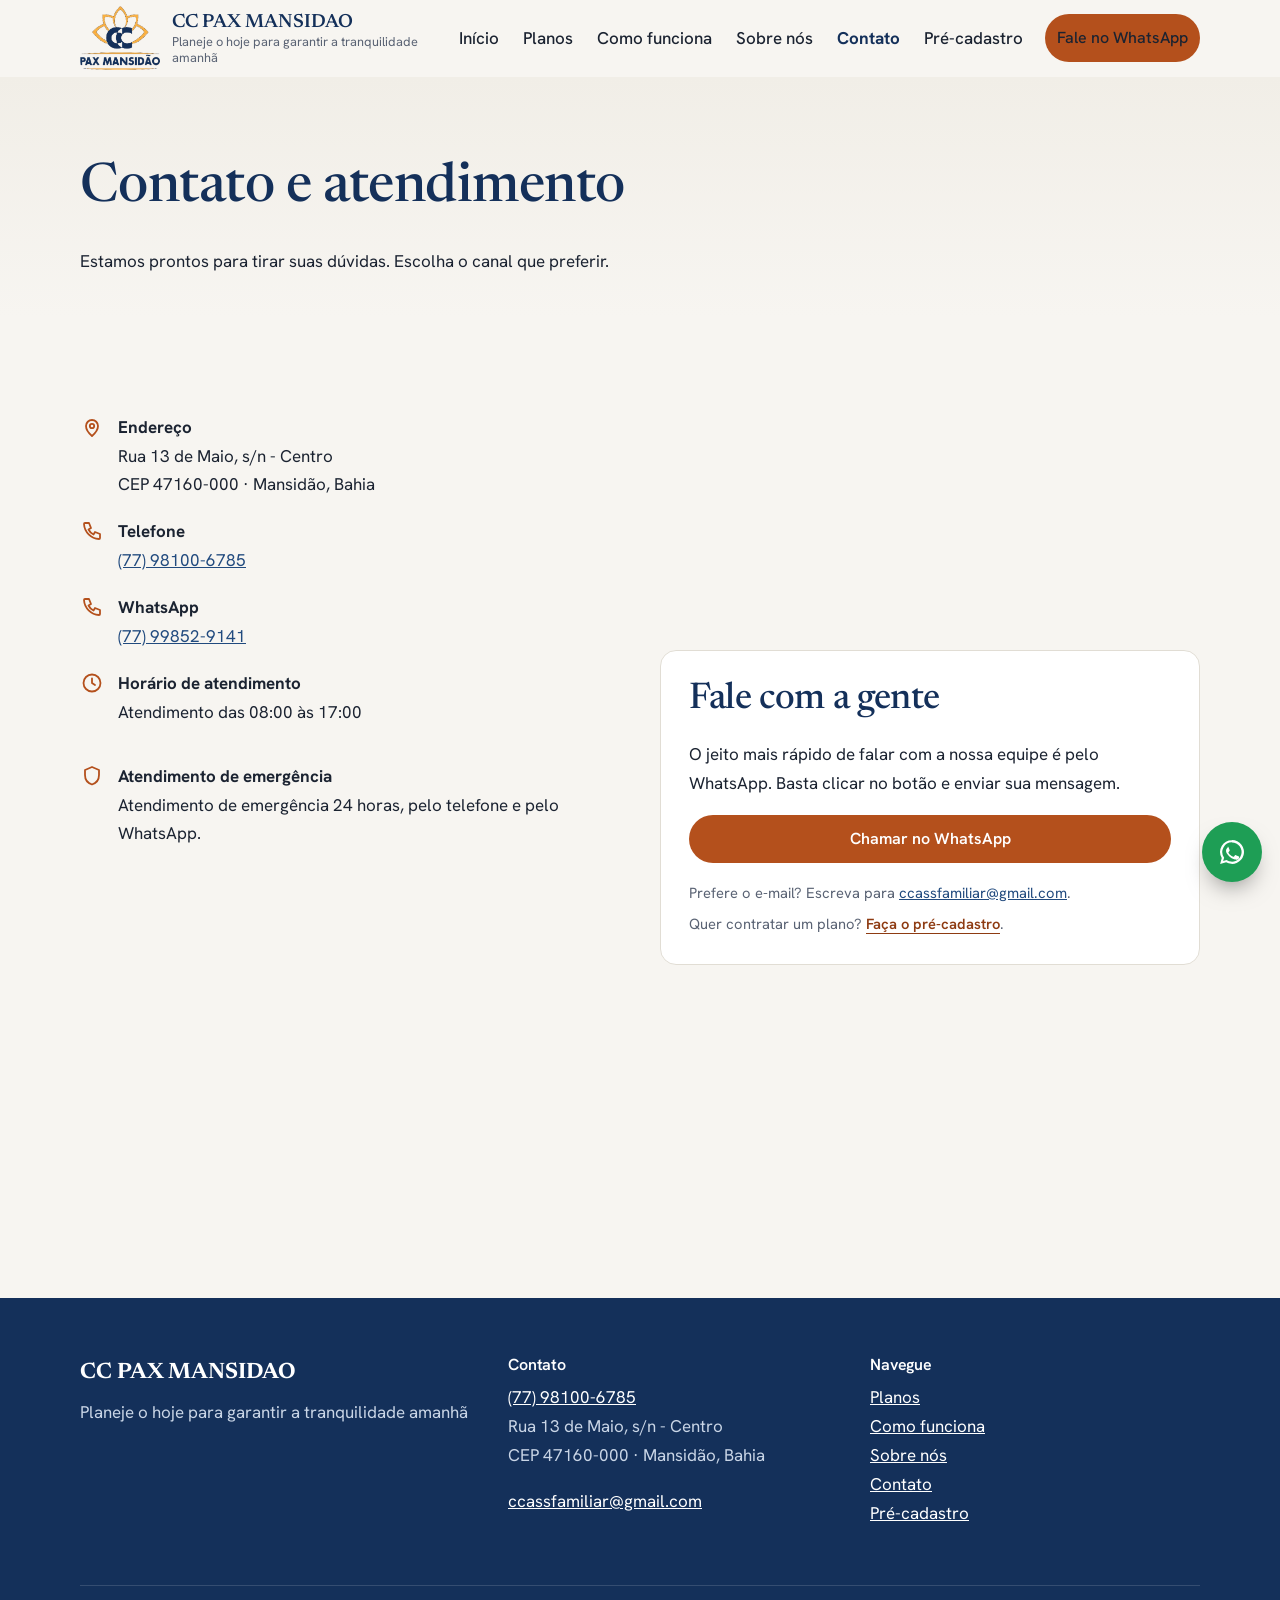
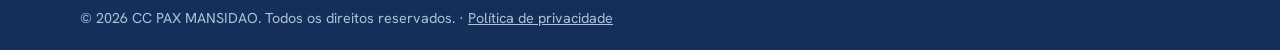
<file: contato.html>
<!doctype html>
<html lang="pt-BR">
<head>
  <meta charset="utf-8">
  <meta name="viewport" content="width=device-width, initial-scale=1">
  <title>Contato e atendimento · CC PAX MANSIDAO</title>
  <meta name="description" content="CC PAX MANSIDAO, em Mansidão, Bahia. Planos funerários com assistência 24 horas, assistência funerária e atendimento acolhedor.">
  <meta property="og:title" content="CC PAX MANSIDAO">
  <meta property="og:description" content="Planeje o hoje para garantir a tranquilidade amanhã">
  <meta name="theme-color" content="#14305A">
  <link rel="icon" href="img/favicon.svg" type="image/svg+xml">
  <link rel="preconnect" href="https://fonts.googleapis.com">
  <link rel="preconnect" href="https://fonts.gstatic.com" crossorigin>
  <link rel="stylesheet" href="https://fonts.googleapis.com/css2?family=Hanken+Grotesk:wght@400;500;600;700&family=Newsreader:opsz,wght@6..72,400;6..72,500;6..72,600&display=swap">
  <link rel="stylesheet" href="css/site.css">
  <script src="js/site.js" defer></script>
  <script type="application/ld+json">
  {"@context": "https://schema.org", "@type": "FuneralHome", "address": {"@type": "PostalAddress", "addressCountry": "BR", "addressLocality": "Mansid\u00e3o, Bahia", "addressRegion": "BA", "postalCode": "47160-000", "streetAddress": "Rua 13 de Maio, s/n - Centro"}, "name": "CC PAX MANSIDAO", "telephone": "(77) 98100-6785"}
  </script>
</head>
<body class="site pag-contato">
<a class="pular" href="#conteudo">Ir para o conteúdo</a>

<header class="site-header">
  <div class="container barra">
    <a class="marca" href="index.html">
      
        <img src="img/logo.png" alt="">
      
      <span class="marca-texto"><strong>CC PAX MANSIDAO</strong><small>Planeje o hoje para garantir a tranquilidade amanhã</small></span>
      <span class="sr">, página inicial</span>
    </a>
    <button class="menu-btn" aria-expanded="false" aria-controls="menu">
      <span class="sr">Abrir menu</span><span aria-hidden="true"></span>
    </button>
    <nav id="menu" class="menu" aria-label="Principal">
      <a href="index.html" >Início</a>
      <a href="planos.html" >Planos</a>
      <a href="como-funciona.html" >Como funciona</a>
      <a href="sobre.html" >Sobre nós</a>
      <a href="contato.html" aria-current="page">Contato</a>
      <a href="pre-cadastro.html" >Pré-cadastro</a>
      <a class="btn btn-principal menu-zap" href="https://wa.me/5577998529141?text=Ol%C3%A1%21%20Gostaria%20de%20falar%20com%20a%20CC%20PAX%20MANSIDAO." target="_blank" rel="noopener">Fale no WhatsApp</a>
    </nav>
  </div>
</header>

<main id="conteudo">
  
  
<section class="cabecalho-pag">
  <div class="container">
    <h1>Contato e atendimento</h1>
    <p>Estamos prontos para tirar suas dúvidas. Escolha o canal que preferir.</p>
  </div>
</section>

<section class="sec">
  <div class="container grade-2">
    <div>
      <div class="contato-bloco">
  <ul class="info">
    <li><svg class="icone" viewBox="0 0 24 24" fill="none" stroke="currentColor" stroke-width="1.8" stroke-linecap="round" stroke-linejoin="round" aria-hidden="true" focusable="false"><path d="M12 21s-6-5.2-6-10a6 6 0 0 1 12 0c0 4.8-6 10-6 10z"/><circle cx="12" cy="11" r="2.2"/></svg><div><strong>Endereço</strong><br>Rua 13 de Maio, s/n - Centro<br>CEP 47160-000 · Mansidão, Bahia</div></li>
    <li><svg class="icone" viewBox="0 0 24 24" fill="none" stroke="currentColor" stroke-width="1.8" stroke-linecap="round" stroke-linejoin="round" aria-hidden="true" focusable="false"><path d="M5 4h4l2 5-2.5 1.5a11 11 0 0 0 5 5L15 13l5 2v4a1 1 0 0 1-1 1A16 16 0 0 1 4 5a1 1 0 0 1 1-1z"/></svg><div><strong>Telefone</strong><br><a href="tel:+5577981006785">(77) 98100-6785</a></div></li>
    <li><svg class="icone" viewBox="0 0 24 24" fill="none" stroke="currentColor" stroke-width="1.8" stroke-linecap="round" stroke-linejoin="round" aria-hidden="true" focusable="false"><path d="M5 4h4l2 5-2.5 1.5a11 11 0 0 0 5 5L15 13l5 2v4a1 1 0 0 1-1 1A16 16 0 0 1 4 5a1 1 0 0 1 1-1z"/></svg><div><strong>WhatsApp</strong><br><a href="https://wa.me/5577998529141" target="_blank" rel="noopener">(77) 99852-9141</a></div></li>
    <li><svg class="icone" viewBox="0 0 24 24" fill="none" stroke="currentColor" stroke-width="1.8" stroke-linecap="round" stroke-linejoin="round" aria-hidden="true" focusable="false"><circle cx="12" cy="12" r="8.5"/><path d="M12 7.5V12l3 2"/></svg><div><strong>Horário de atendimento</strong><p>Atendimento das 08:00 às 17:00</p></div></li>
    <li><svg class="icone" viewBox="0 0 24 24" fill="none" stroke="currentColor" stroke-width="1.8" stroke-linecap="round" stroke-linejoin="round" aria-hidden="true" focusable="false"><path d="M12 3l7 3v5c0 4.5-3 8.2-7 9.5-4-1.3-7-5-7-9.5V6l7-3z"/></svg><div><strong>Atendimento de emergência</strong><p>Atendimento de emergência 24 horas, pelo telefone e pelo WhatsApp.</p></div></li>
  </ul>
  <iframe class="mapa" title="Mapa de localização da CC PAX MANSIDAO" loading="lazy"
          referrerpolicy="no-referrer-when-downgrade"
          src="https://www.google.com/maps?q=Rua%2013%20de%20Maio%2C%20s/n%20-%20Centro%2C%20Mansid%C3%A3o%2C%20Bahia&amp;output=embed"></iframe>
</div>
    </div>

    <div class="cartao revelar">
      <h2>Fale com a gente</h2>
      <p>O jeito mais rápido de falar com a nossa equipe é pelo WhatsApp. Basta clicar no botão e enviar sua mensagem.</p>
      <p><a class="btn btn-principal btn-cheio" target="_blank" rel="noopener"
            href="https://wa.me/5577998529141?text=Ol%C3%A1%21%20Gostaria%20de%20tirar%20uma%20d%C3%BAvida%20com%20a%20CC%20PAX%20MANSIDAO.">Chamar no WhatsApp</a></p>
      <p class="ajuda">Prefere o e-mail? Escreva para <a href="mailto:ccassfamiliar@gmail.com">ccassfamiliar@gmail.com</a>.</p>
      <p class="ajuda">Quer contratar um plano? <a class="link" href="pre-cadastro.html">Faça o pré-cadastro</a>.</p>
    </div>
  </div>
</section>

</main>

<footer class="rodape">
  <div class="container grade-rodape">
    <div>
      <strong class="rodape-nome">CC PAX MANSIDAO</strong>
      <p>Planeje o hoje para garantir a tranquilidade amanhã</p>
    </div>
    <div>
      <h3>Contato</h3>
      <p>
        <a href="tel:+5577981006785">(77) 98100-6785</a><br>
        Rua 13 de Maio, s/n - Centro<br>
        CEP 47160-000 · Mansidão, Bahia
      </p>
      <p><a href="mailto:ccassfamiliar@gmail.com">ccassfamiliar@gmail.com</a></p>
    </div>
    <div>
      <h3>Navegue</h3>
      <p>
        <a href="planos.html">Planos</a><br>
        <a href="como-funciona.html">Como funciona</a><br>
        <a href="sobre.html">Sobre nós</a><br>
        <a href="contato.html">Contato</a><br>
        <a href="pre-cadastro.html">Pré-cadastro</a>
      </p>
    </div>
  </div>
  <div class="container copia">
    © 2026 CC PAX MANSIDAO. Todos os direitos reservados. ·
    <a href="privacidade.html">Política de privacidade</a>
  </div>
</footer>

<a class="wa-flutuante" href="https://wa.me/5577998529141?text=Ol%C3%A1%21%20Gostaria%20de%20falar%20com%20a%20CC%20PAX%20MANSIDAO." target="_blank" rel="noopener" aria-label="Fale conosco pelo WhatsApp">
  <svg class="icone" viewBox="0 0 24 24" fill="currentColor" aria-hidden="true" focusable="false">
    <path d="M12 2.5a9.5 9.5 0 0 0-8.2 14.3L2.5 21.5l4.8-1.3A9.5 9.5 0 1 0 12 2.5zm0 1.8a7.7 7.7 0 1 1-4 14.3l-.3-.2-2.8.8.8-2.7-.2-.3A7.7 7.7 0 0 1 12 4.3zm-3.2 4c-.2 0-.5 0-.7.4-.2.4-.9.9-.9 2.2s.9 2.5 1.1 2.7c.1.2 1.8 2.8 4.4 3.8 2.2.9 2.6.7 3.1.7.5-.1 1.5-.6 1.7-1.2.2-.6.2-1.1.2-1.2-.1-.1-.3-.2-.6-.3l-2-.9c-.3-.1-.5-.1-.7.1l-.9 1.1c-.2.2-.3.2-.6.1-.3-.1-1.2-.4-2.2-1.4-.8-.7-1.4-1.6-1.5-1.9-.2-.3 0-.4.1-.6l.5-.5.3-.5c.1-.2 0-.4 0-.5l-.9-2.2c-.2-.5-.5-.4-.7-.4z"/>
  </svg>
</a>
</body>
</html>
</file>
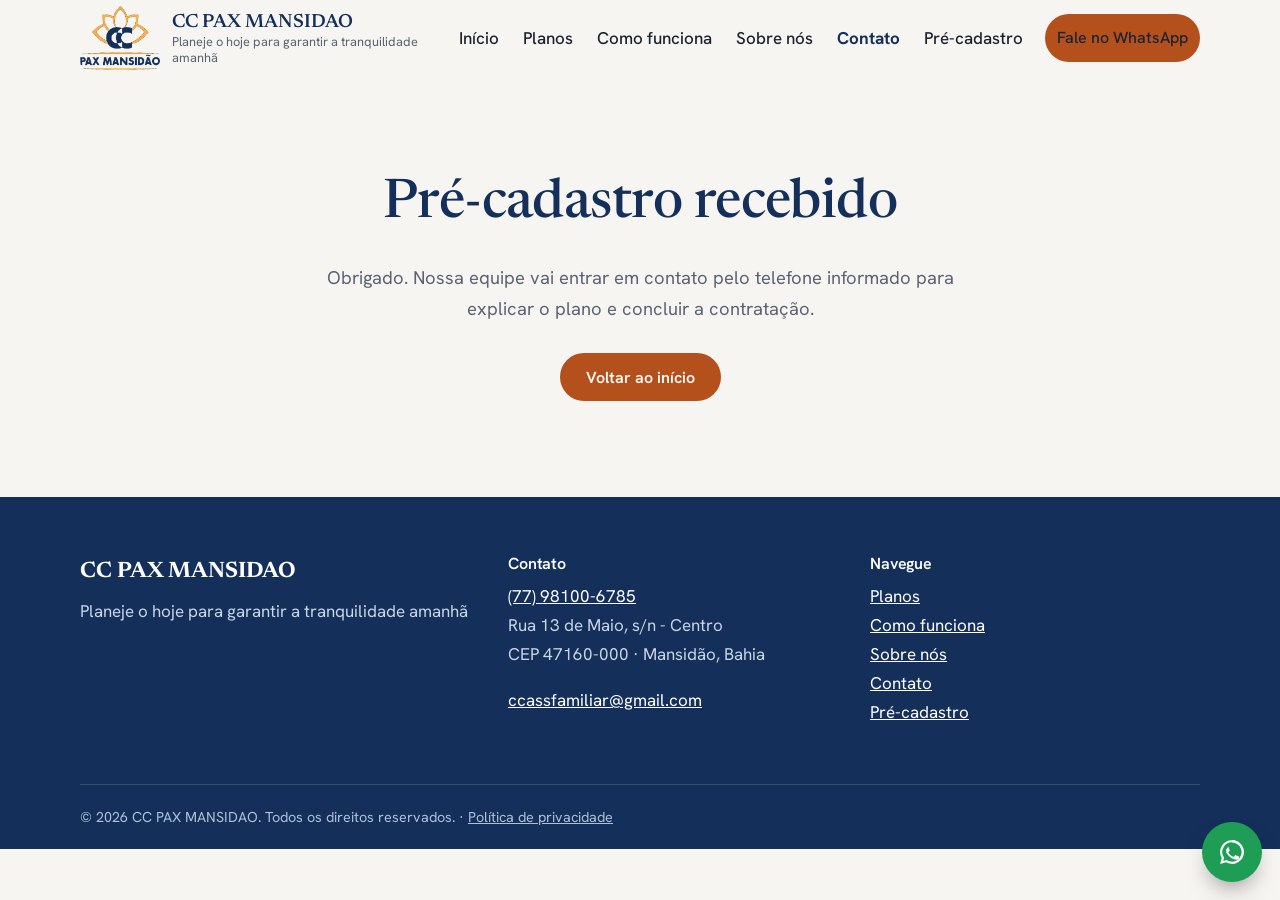
<file: obrigado.html>
<!doctype html>
<html lang="pt-BR">
<head>
  <meta charset="utf-8">
  <meta name="viewport" content="width=device-width, initial-scale=1">
  <title>Pré-cadastro recebido · CC PAX MANSIDAO</title>
  <meta name="description" content="CC PAX MANSIDAO, em Mansidão, Bahia. Planos funerários com assistência 24 horas, assistência funerária e atendimento acolhedor.">
  <meta property="og:title" content="CC PAX MANSIDAO">
  <meta property="og:description" content="Planeje o hoje para garantir a tranquilidade amanhã">
  <meta name="theme-color" content="#14305A">
  <link rel="icon" href="img/favicon.svg" type="image/svg+xml">
  <link rel="preconnect" href="https://fonts.googleapis.com">
  <link rel="preconnect" href="https://fonts.gstatic.com" crossorigin>
  <link rel="stylesheet" href="https://fonts.googleapis.com/css2?family=Hanken+Grotesk:wght@400;500;600;700&family=Newsreader:opsz,wght@6..72,400;6..72,500;6..72,600&display=swap">
  <link rel="stylesheet" href="css/site.css">
  <script src="js/site.js" defer></script>
  <script type="application/ld+json">
  {"@context": "https://schema.org", "@type": "FuneralHome", "address": {"@type": "PostalAddress", "addressCountry": "BR", "addressLocality": "Mansid\u00e3o, Bahia", "addressRegion": "BA", "postalCode": "47160-000", "streetAddress": "Rua 13 de Maio, s/n - Centro"}, "name": "CC PAX MANSIDAO", "telephone": "(77) 98100-6785"}
  </script>
</head>
<body class="site pag-contato">
<a class="pular" href="#conteudo">Ir para o conteúdo</a>

<header class="site-header">
  <div class="container barra">
    <a class="marca" href="index.html">
      
        <img src="img/logo.png" alt="">
      
      <span class="marca-texto"><strong>CC PAX MANSIDAO</strong><small>Planeje o hoje para garantir a tranquilidade amanhã</small></span>
      <span class="sr">, página inicial</span>
    </a>
    <button class="menu-btn" aria-expanded="false" aria-controls="menu">
      <span class="sr">Abrir menu</span><span aria-hidden="true"></span>
    </button>
    <nav id="menu" class="menu" aria-label="Principal">
      <a href="index.html" >Início</a>
      <a href="planos.html" >Planos</a>
      <a href="como-funciona.html" >Como funciona</a>
      <a href="sobre.html" >Sobre nós</a>
      <a href="contato.html" aria-current="page">Contato</a>
      <a href="pre-cadastro.html" >Pré-cadastro</a>
      <a class="btn btn-principal menu-zap" href="https://wa.me/5577998529141?text=Ol%C3%A1%21%20Gostaria%20de%20falar%20com%20a%20CC%20PAX%20MANSIDAO." target="_blank" rel="noopener">Fale no WhatsApp</a>
    </nav>
  </div>
</header>

<main id="conteudo">
  
  
<section class="sec">
  <div class="container centro">
    <h1>Pré-cadastro recebido</h1>
    <p class="lead" style="margin:0 auto 28px">Obrigado. Nossa equipe vai entrar em contato pelo telefone informado para explicar o plano e concluir a contratação.</p>
    <a class="btn btn-principal" href="index.html">Voltar ao início</a>
  </div>
</section>

</main>

<footer class="rodape">
  <div class="container grade-rodape">
    <div>
      <strong class="rodape-nome">CC PAX MANSIDAO</strong>
      <p>Planeje o hoje para garantir a tranquilidade amanhã</p>
    </div>
    <div>
      <h3>Contato</h3>
      <p>
        <a href="tel:+5577981006785">(77) 98100-6785</a><br>
        Rua 13 de Maio, s/n - Centro<br>
        CEP 47160-000 · Mansidão, Bahia
      </p>
      <p><a href="mailto:ccassfamiliar@gmail.com">ccassfamiliar@gmail.com</a></p>
    </div>
    <div>
      <h3>Navegue</h3>
      <p>
        <a href="planos.html">Planos</a><br>
        <a href="como-funciona.html">Como funciona</a><br>
        <a href="sobre.html">Sobre nós</a><br>
        <a href="contato.html">Contato</a><br>
        <a href="pre-cadastro.html">Pré-cadastro</a>
      </p>
    </div>
  </div>
  <div class="container copia">
    © 2026 CC PAX MANSIDAO. Todos os direitos reservados. ·
    <a href="privacidade.html">Política de privacidade</a>
  </div>
</footer>

<a class="wa-flutuante" href="https://wa.me/5577998529141?text=Ol%C3%A1%21%20Gostaria%20de%20falar%20com%20a%20CC%20PAX%20MANSIDAO." target="_blank" rel="noopener" aria-label="Fale conosco pelo WhatsApp">
  <svg class="icone" viewBox="0 0 24 24" fill="currentColor" aria-hidden="true" focusable="false">
    <path d="M12 2.5a9.5 9.5 0 0 0-8.2 14.3L2.5 21.5l4.8-1.3A9.5 9.5 0 1 0 12 2.5zm0 1.8a7.7 7.7 0 1 1-4 14.3l-.3-.2-2.8.8.8-2.7-.2-.3A7.7 7.7 0 0 1 12 4.3zm-3.2 4c-.2 0-.5 0-.7.4-.2.4-.9.9-.9 2.2s.9 2.5 1.1 2.7c.1.2 1.8 2.8 4.4 3.8 2.2.9 2.6.7 3.1.7.5-.1 1.5-.6 1.7-1.2.2-.6.2-1.1.2-1.2-.1-.1-.3-.2-.6-.3l-2-.9c-.3-.1-.5-.1-.7.1l-.9 1.1c-.2.2-.3.2-.6.1-.3-.1-1.2-.4-2.2-1.4-.8-.7-1.4-1.6-1.5-1.9-.2-.3 0-.4.1-.6l.5-.5.3-.5c.1-.2 0-.4 0-.5l-.9-2.2c-.2-.5-.5-.4-.7-.4z"/>
  </svg>
</a>
</body>
</html>
</file>
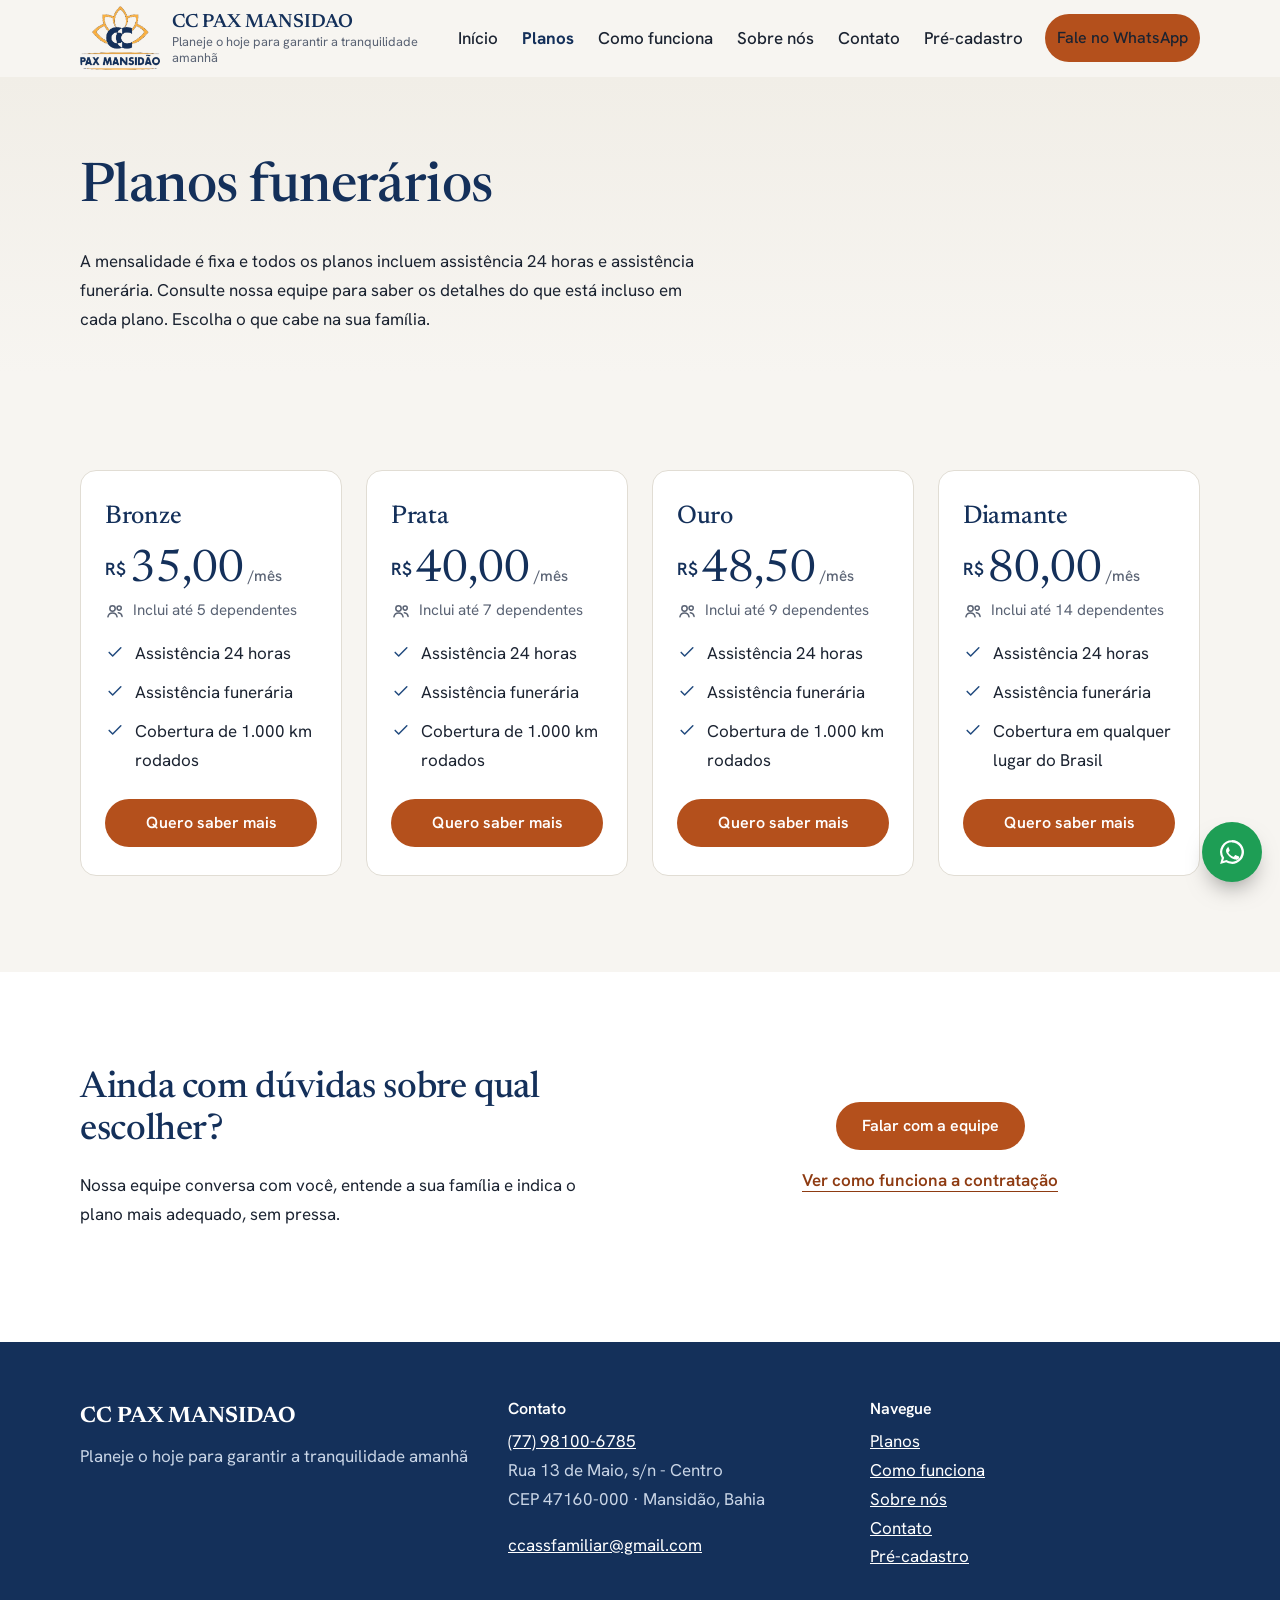
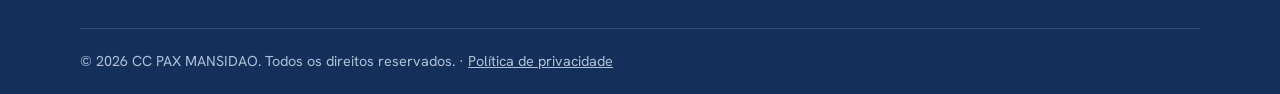
<file: planos.html>
<!doctype html>
<html lang="pt-BR">
<head>
  <meta charset="utf-8">
  <meta name="viewport" content="width=device-width, initial-scale=1">
  <title>Planos funerários · CC PAX MANSIDAO</title>
  <meta name="description" content="CC PAX MANSIDAO, em Mansidão, Bahia. Planos funerários com assistência 24 horas, assistência funerária e atendimento acolhedor.">
  <meta property="og:title" content="CC PAX MANSIDAO">
  <meta property="og:description" content="Planeje o hoje para garantir a tranquilidade amanhã">
  <meta name="theme-color" content="#14305A">
  <link rel="icon" href="img/favicon.svg" type="image/svg+xml">
  <link rel="preconnect" href="https://fonts.googleapis.com">
  <link rel="preconnect" href="https://fonts.gstatic.com" crossorigin>
  <link rel="stylesheet" href="https://fonts.googleapis.com/css2?family=Hanken+Grotesk:wght@400;500;600;700&family=Newsreader:opsz,wght@6..72,400;6..72,500;6..72,600&display=swap">
  <link rel="stylesheet" href="css/site.css">
  <script src="js/site.js" defer></script>
  <script type="application/ld+json">
  {"@context": "https://schema.org", "@type": "FuneralHome", "address": {"@type": "PostalAddress", "addressCountry": "BR", "addressLocality": "Mansid\u00e3o, Bahia", "addressRegion": "BA", "postalCode": "47160-000", "streetAddress": "Rua 13 de Maio, s/n - Centro"}, "name": "CC PAX MANSIDAO", "telephone": "(77) 98100-6785"}
  </script>
</head>
<body class="site pag-planos">
<a class="pular" href="#conteudo">Ir para o conteúdo</a>

<header class="site-header">
  <div class="container barra">
    <a class="marca" href="index.html">
      
        <img src="img/logo.png" alt="">
      
      <span class="marca-texto"><strong>CC PAX MANSIDAO</strong><small>Planeje o hoje para garantir a tranquilidade amanhã</small></span>
      <span class="sr">, página inicial</span>
    </a>
    <button class="menu-btn" aria-expanded="false" aria-controls="menu">
      <span class="sr">Abrir menu</span><span aria-hidden="true"></span>
    </button>
    <nav id="menu" class="menu" aria-label="Principal">
      <a href="index.html" >Início</a>
      <a href="planos.html" aria-current="page">Planos</a>
      <a href="como-funciona.html" >Como funciona</a>
      <a href="sobre.html" >Sobre nós</a>
      <a href="contato.html" >Contato</a>
      <a href="pre-cadastro.html" >Pré-cadastro</a>
      <a class="btn btn-principal menu-zap" href="https://wa.me/5577998529141?text=Ol%C3%A1%21%20Gostaria%20de%20falar%20com%20a%20CC%20PAX%20MANSIDAO." target="_blank" rel="noopener">Fale no WhatsApp</a>
    </nav>
  </div>
</header>

<main id="conteudo">
  
  
<section class="cabecalho-pag">
  <div class="container">
    <h1>Planos funerários</h1>
    <p>A mensalidade é fixa e todos os planos incluem assistência 24 horas e assistência funerária. Consulte nossa equipe para saber os detalhes do que está incluso em cada plano. Escolha o que cabe na sua família.</p>
  </div>
</section>

<section class="sec">
  <div class="container">
    
    <div class="grade-planos">
      
        <article class="plano revelar">
  
  <h3 class="plano-nome">Bronze</h3>
  <p class="plano-preco"><span class="rs">R$</span>35,00<small>/mês</small></p>
  <p class="plano-dep"><svg class="icone" viewBox="0 0 24 24" fill="none" stroke="currentColor" stroke-width="1.8" stroke-linecap="round" stroke-linejoin="round" aria-hidden="true" focusable="false"><circle cx="9" cy="9" r="3.2"/><path d="M3.5 19c.7-3 2.8-4.5 5.5-4.5s4.8 1.5 5.5 4.5"/><circle cx="17" cy="8.5" r="2.5"/><path d="M16 14.2c2.4.2 4 1.7 4.5 4.3"/></svg> Inclui até 5 dependentes</p>
  <ul class="plano-lista">
    
      <li><svg class="icone" viewBox="0 0 24 24" fill="none" stroke="currentColor" stroke-width="1.8" stroke-linecap="round" stroke-linejoin="round" aria-hidden="true" focusable="false"><path d="M5 12.5l4.2 4.2L19 7"/></svg><span>Assistência 24 horas</span></li>
    
      <li><svg class="icone" viewBox="0 0 24 24" fill="none" stroke="currentColor" stroke-width="1.8" stroke-linecap="round" stroke-linejoin="round" aria-hidden="true" focusable="false"><path d="M5 12.5l4.2 4.2L19 7"/></svg><span>Assistência funerária</span></li>
    
      <li><svg class="icone" viewBox="0 0 24 24" fill="none" stroke="currentColor" stroke-width="1.8" stroke-linecap="round" stroke-linejoin="round" aria-hidden="true" focusable="false"><path d="M5 12.5l4.2 4.2L19 7"/></svg><span>Cobertura de 1.000 km rodados</span></li>
    
  </ul>
  <a class="btn btn-principal btn-cheio" target="_blank" rel="noopener"
     href="https://wa.me/5577998529141?text=Ol%C3%A1%21%20Tenho%20interesse%20no%20plano%20Bronze%20%28R%24%2035%2C00%2Fm%C3%AAs%29.%20Pode%20me%20passar%20mais%20informa%C3%A7%C3%B5es%3F">
    Quero saber mais
  </a>
</article>
      
        <article class="plano revelar">
  
  <h3 class="plano-nome">Prata</h3>
  <p class="plano-preco"><span class="rs">R$</span>40,00<small>/mês</small></p>
  <p class="plano-dep"><svg class="icone" viewBox="0 0 24 24" fill="none" stroke="currentColor" stroke-width="1.8" stroke-linecap="round" stroke-linejoin="round" aria-hidden="true" focusable="false"><circle cx="9" cy="9" r="3.2"/><path d="M3.5 19c.7-3 2.8-4.5 5.5-4.5s4.8 1.5 5.5 4.5"/><circle cx="17" cy="8.5" r="2.5"/><path d="M16 14.2c2.4.2 4 1.7 4.5 4.3"/></svg> Inclui até 7 dependentes</p>
  <ul class="plano-lista">
    
      <li><svg class="icone" viewBox="0 0 24 24" fill="none" stroke="currentColor" stroke-width="1.8" stroke-linecap="round" stroke-linejoin="round" aria-hidden="true" focusable="false"><path d="M5 12.5l4.2 4.2L19 7"/></svg><span>Assistência 24 horas</span></li>
    
      <li><svg class="icone" viewBox="0 0 24 24" fill="none" stroke="currentColor" stroke-width="1.8" stroke-linecap="round" stroke-linejoin="round" aria-hidden="true" focusable="false"><path d="M5 12.5l4.2 4.2L19 7"/></svg><span>Assistência funerária</span></li>
    
      <li><svg class="icone" viewBox="0 0 24 24" fill="none" stroke="currentColor" stroke-width="1.8" stroke-linecap="round" stroke-linejoin="round" aria-hidden="true" focusable="false"><path d="M5 12.5l4.2 4.2L19 7"/></svg><span>Cobertura de 1.000 km rodados</span></li>
    
  </ul>
  <a class="btn btn-principal btn-cheio" target="_blank" rel="noopener"
     href="https://wa.me/5577998529141?text=Ol%C3%A1%21%20Tenho%20interesse%20no%20plano%20Prata%20%28R%24%2040%2C00%2Fm%C3%AAs%29.%20Pode%20me%20passar%20mais%20informa%C3%A7%C3%B5es%3F">
    Quero saber mais
  </a>
</article>
      
        <article class="plano revelar">
  
  <h3 class="plano-nome">Ouro</h3>
  <p class="plano-preco"><span class="rs">R$</span>48,50<small>/mês</small></p>
  <p class="plano-dep"><svg class="icone" viewBox="0 0 24 24" fill="none" stroke="currentColor" stroke-width="1.8" stroke-linecap="round" stroke-linejoin="round" aria-hidden="true" focusable="false"><circle cx="9" cy="9" r="3.2"/><path d="M3.5 19c.7-3 2.8-4.5 5.5-4.5s4.8 1.5 5.5 4.5"/><circle cx="17" cy="8.5" r="2.5"/><path d="M16 14.2c2.4.2 4 1.7 4.5 4.3"/></svg> Inclui até 9 dependentes</p>
  <ul class="plano-lista">
    
      <li><svg class="icone" viewBox="0 0 24 24" fill="none" stroke="currentColor" stroke-width="1.8" stroke-linecap="round" stroke-linejoin="round" aria-hidden="true" focusable="false"><path d="M5 12.5l4.2 4.2L19 7"/></svg><span>Assistência 24 horas</span></li>
    
      <li><svg class="icone" viewBox="0 0 24 24" fill="none" stroke="currentColor" stroke-width="1.8" stroke-linecap="round" stroke-linejoin="round" aria-hidden="true" focusable="false"><path d="M5 12.5l4.2 4.2L19 7"/></svg><span>Assistência funerária</span></li>
    
      <li><svg class="icone" viewBox="0 0 24 24" fill="none" stroke="currentColor" stroke-width="1.8" stroke-linecap="round" stroke-linejoin="round" aria-hidden="true" focusable="false"><path d="M5 12.5l4.2 4.2L19 7"/></svg><span>Cobertura de 1.000 km rodados</span></li>
    
  </ul>
  <a class="btn btn-principal btn-cheio" target="_blank" rel="noopener"
     href="https://wa.me/5577998529141?text=Ol%C3%A1%21%20Tenho%20interesse%20no%20plano%20Ouro%20%28R%24%2048%2C50%2Fm%C3%AAs%29.%20Pode%20me%20passar%20mais%20informa%C3%A7%C3%B5es%3F">
    Quero saber mais
  </a>
</article>
      
        <article class="plano revelar">
  
  <h3 class="plano-nome">Diamante</h3>
  <p class="plano-preco"><span class="rs">R$</span>80,00<small>/mês</small></p>
  <p class="plano-dep"><svg class="icone" viewBox="0 0 24 24" fill="none" stroke="currentColor" stroke-width="1.8" stroke-linecap="round" stroke-linejoin="round" aria-hidden="true" focusable="false"><circle cx="9" cy="9" r="3.2"/><path d="M3.5 19c.7-3 2.8-4.5 5.5-4.5s4.8 1.5 5.5 4.5"/><circle cx="17" cy="8.5" r="2.5"/><path d="M16 14.2c2.4.2 4 1.7 4.5 4.3"/></svg> Inclui até 14 dependentes</p>
  <ul class="plano-lista">
    
      <li><svg class="icone" viewBox="0 0 24 24" fill="none" stroke="currentColor" stroke-width="1.8" stroke-linecap="round" stroke-linejoin="round" aria-hidden="true" focusable="false"><path d="M5 12.5l4.2 4.2L19 7"/></svg><span>Assistência 24 horas</span></li>
    
      <li><svg class="icone" viewBox="0 0 24 24" fill="none" stroke="currentColor" stroke-width="1.8" stroke-linecap="round" stroke-linejoin="round" aria-hidden="true" focusable="false"><path d="M5 12.5l4.2 4.2L19 7"/></svg><span>Assistência funerária</span></li>
    
      <li><svg class="icone" viewBox="0 0 24 24" fill="none" stroke="currentColor" stroke-width="1.8" stroke-linecap="round" stroke-linejoin="round" aria-hidden="true" focusable="false"><path d="M5 12.5l4.2 4.2L19 7"/></svg><span>Cobertura em qualquer lugar do Brasil</span></li>
    
  </ul>
  <a class="btn btn-principal btn-cheio" target="_blank" rel="noopener"
     href="https://wa.me/5577998529141?text=Ol%C3%A1%21%20Tenho%20interesse%20no%20plano%20Diamante%20%28R%24%2080%2C00%2Fm%C3%AAs%29.%20Pode%20me%20passar%20mais%20informa%C3%A7%C3%B5es%3F">
    Quero saber mais
  </a>
</article>
      
    </div>
    
  </div>
</section>

<section class="sec alt">
  <div class="container split">
    <div class="revelar">
      <h2>Ainda com dúvidas sobre qual escolher?</h2>
      <p>Nossa equipe conversa com você, entende a sua família e indica o plano mais adequado, sem pressa.</p>
    </div>
    <div class="centro revelar">
      <a class="btn btn-principal" target="_blank" rel="noopener" href="https://wa.me/5577998529141?text=Ol%C3%A1%21%20Gostaria%20de%20ajuda%20para%20escolher%20um%20plano%20para%20a%20minha%20fam%C3%ADlia.">Falar com a equipe</a>
      <p style="margin-top:16px"><a class="link" href="como-funciona.html">Ver como funciona a contratação</a></p>
    </div>
  </div>
</section>

</main>

<footer class="rodape">
  <div class="container grade-rodape">
    <div>
      <strong class="rodape-nome">CC PAX MANSIDAO</strong>
      <p>Planeje o hoje para garantir a tranquilidade amanhã</p>
    </div>
    <div>
      <h3>Contato</h3>
      <p>
        <a href="tel:+5577981006785">(77) 98100-6785</a><br>
        Rua 13 de Maio, s/n - Centro<br>
        CEP 47160-000 · Mansidão, Bahia
      </p>
      <p><a href="mailto:ccassfamiliar@gmail.com">ccassfamiliar@gmail.com</a></p>
    </div>
    <div>
      <h3>Navegue</h3>
      <p>
        <a href="planos.html">Planos</a><br>
        <a href="como-funciona.html">Como funciona</a><br>
        <a href="sobre.html">Sobre nós</a><br>
        <a href="contato.html">Contato</a><br>
        <a href="pre-cadastro.html">Pré-cadastro</a>
      </p>
    </div>
  </div>
  <div class="container copia">
    © 2026 CC PAX MANSIDAO. Todos os direitos reservados. ·
    <a href="privacidade.html">Política de privacidade</a>
  </div>
</footer>

<a class="wa-flutuante" href="https://wa.me/5577998529141?text=Ol%C3%A1%21%20Gostaria%20de%20falar%20com%20a%20CC%20PAX%20MANSIDAO." target="_blank" rel="noopener" aria-label="Fale conosco pelo WhatsApp">
  <svg class="icone" viewBox="0 0 24 24" fill="currentColor" aria-hidden="true" focusable="false">
    <path d="M12 2.5a9.5 9.5 0 0 0-8.2 14.3L2.5 21.5l4.8-1.3A9.5 9.5 0 1 0 12 2.5zm0 1.8a7.7 7.7 0 1 1-4 14.3l-.3-.2-2.8.8.8-2.7-.2-.3A7.7 7.7 0 0 1 12 4.3zm-3.2 4c-.2 0-.5 0-.7.4-.2.4-.9.9-.9 2.2s.9 2.5 1.1 2.7c.1.2 1.8 2.8 4.4 3.8 2.2.9 2.6.7 3.1.7.5-.1 1.5-.6 1.7-1.2.2-.6.2-1.1.2-1.2-.1-.1-.3-.2-.6-.3l-2-.9c-.3-.1-.5-.1-.7.1l-.9 1.1c-.2.2-.3.2-.6.1-.3-.1-1.2-.4-2.2-1.4-.8-.7-1.4-1.6-1.5-1.9-.2-.3 0-.4.1-.6l.5-.5.3-.5c.1-.2 0-.4 0-.5l-.9-2.2c-.2-.5-.5-.4-.7-.4z"/>
  </svg>
</a>
</body>
</html>
</file>
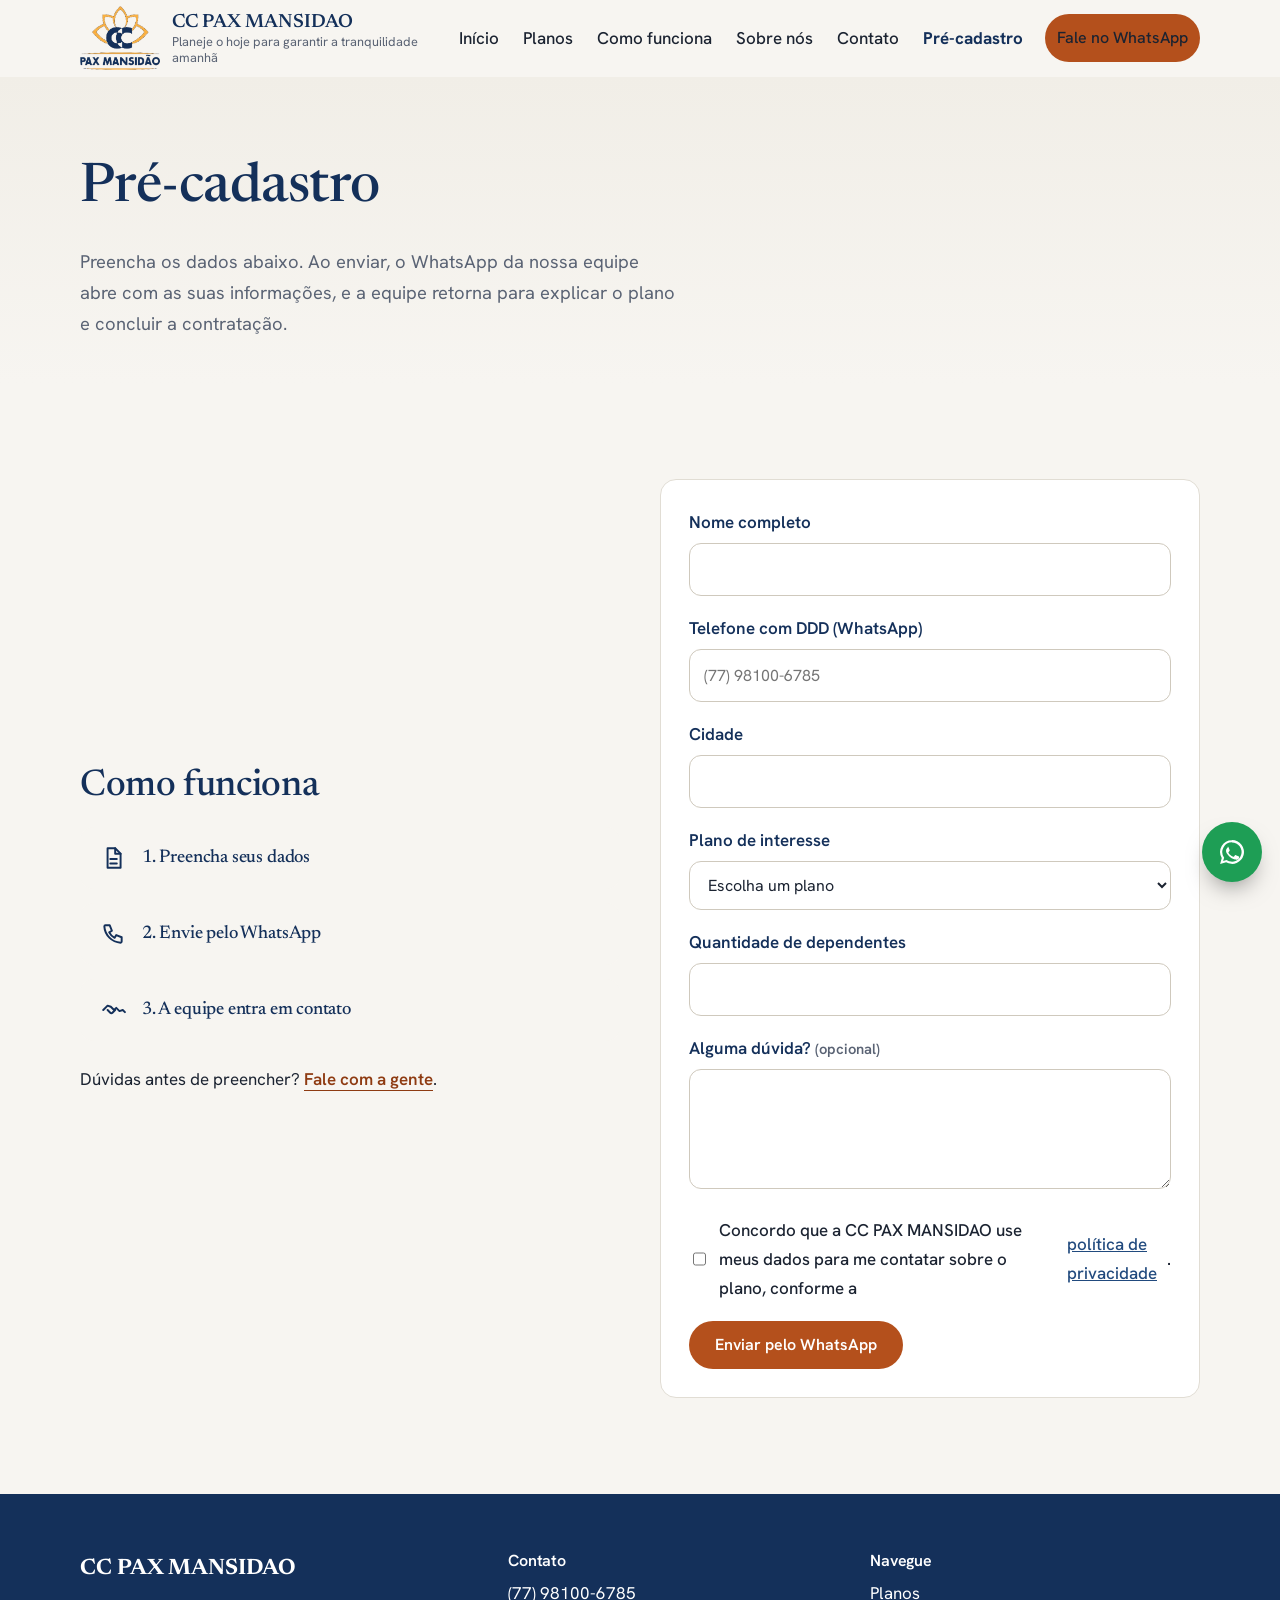
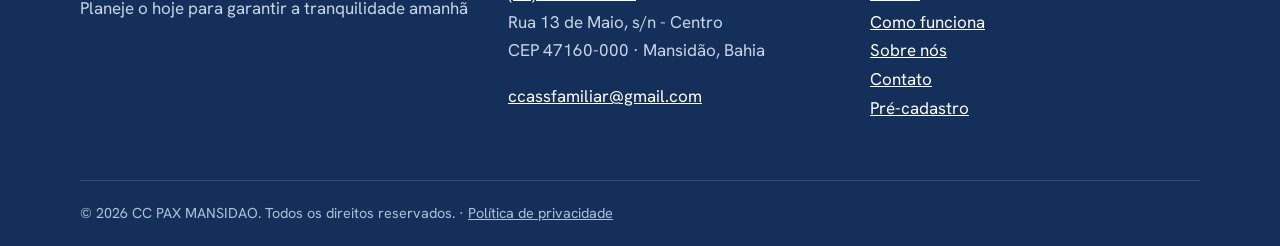
<file: pre-cadastro.html>
<!doctype html>
<html lang="pt-BR">
<head>
  <meta charset="utf-8">
  <meta name="viewport" content="width=device-width, initial-scale=1">
  <title>Pré-cadastro · CC PAX MANSIDAO</title>
  <meta name="description" content="Faça o pré-cadastro do plano funerário da CC PAX MANSIDAO em Mansidão, Bahia. Nossa equipe entra em contato pelo WhatsApp.">
  <meta property="og:title" content="CC PAX MANSIDAO">
  <meta property="og:description" content="Planeje o hoje para garantir a tranquilidade amanhã">
  <meta name="theme-color" content="#14305A">
  <link rel="icon" href="img/favicon.svg" type="image/svg+xml">
  <link rel="preconnect" href="https://fonts.googleapis.com">
  <link rel="preconnect" href="https://fonts.gstatic.com" crossorigin>
  <link rel="stylesheet" href="https://fonts.googleapis.com/css2?family=Hanken+Grotesk:wght@400;500;600;700&family=Newsreader:opsz,wght@6..72,400;6..72,500;6..72,600&display=swap">
  <link rel="stylesheet" href="css/site.css">
  <script src="js/site.js" defer></script>
  <script type="application/ld+json">
  {"@context": "https://schema.org", "@type": "FuneralHome", "address": {"@type": "PostalAddress", "addressCountry": "BR", "addressLocality": "Mansid\u00e3o, Bahia", "addressRegion": "BA", "postalCode": "47160-000", "streetAddress": "Rua 13 de Maio, s/n - Centro"}, "name": "CC PAX MANSIDAO", "telephone": "(77) 98100-6785"}
  </script>
</head>
<body class="site pag-pre">
<a class="pular" href="#conteudo">Ir para o conteúdo</a>

<header class="site-header">
  <div class="container barra">
    <a class="marca" href="index.html">
      
        <img src="img/logo.png" alt="">
      
      <span class="marca-texto"><strong>CC PAX MANSIDAO</strong><small>Planeje o hoje para garantir a tranquilidade amanhã</small></span>
      <span class="sr">, página inicial</span>
    </a>
    <button class="menu-btn" aria-expanded="false" aria-controls="menu">
      <span class="sr">Abrir menu</span><span aria-hidden="true"></span>
    </button>
    <nav id="menu" class="menu" aria-label="Principal">
      <a href="index.html" >Início</a>
      <a href="planos.html" >Planos</a>
      <a href="como-funciona.html" >Como funciona</a>
      <a href="sobre.html" >Sobre nós</a>
      <a href="contato.html" >Contato</a>
      <a href="pre-cadastro.html" aria-current="page">Pré-cadastro</a>
      <a class="btn btn-principal menu-zap" href="https://wa.me/5577998529141?text=Ol%C3%A1%21%20Gostaria%20de%20falar%20com%20a%20CC%20PAX%20MANSIDAO." target="_blank" rel="noopener">Fale no WhatsApp</a>
    </nav>
  </div>
</header>

<main id="conteudo">
  
  
<section class="cabecalho-pag">
  <div class="container">
    <h1>Pré-cadastro</h1>
    <p class="lead">Preencha os dados abaixo. Ao enviar, o WhatsApp da nossa equipe abre com as suas informações, e a equipe retorna para explicar o plano e concluir a contratação.</p>
  </div>
</section>

<section class="sec">
  <div class="container grade-2">
    <div>
      <h2>Como funciona</h2>
      <ol class="etapas">
        <li><svg class="icone" viewBox="0 0 24 24" fill="none" stroke="currentColor" stroke-width="1.8" stroke-linecap="round" stroke-linejoin="round" aria-hidden="true" focusable="false"><path d="M7 3h7l5 5v13H7z"/><path d="M14 3v5h5M9.5 13h6M9.5 17h6"/></svg><h3>1. Preencha seus dados</h3></li>
        <li><svg class="icone" viewBox="0 0 24 24" fill="none" stroke="currentColor" stroke-width="1.8" stroke-linecap="round" stroke-linejoin="round" aria-hidden="true" focusable="false"><path d="M5 4h4l2 5-2.5 1.5a11 11 0 0 0 5 5L15 13l5 2v4a1 1 0 0 1-1 1A16 16 0 0 1 4 5a1 1 0 0 1 1-1z"/></svg><h3>2. Envie pelo WhatsApp</h3></li>
        <li><svg class="icone" viewBox="0 0 24 24" fill="none" stroke="currentColor" stroke-width="1.8" stroke-linecap="round" stroke-linejoin="round" aria-hidden="true" focusable="false"><path d="M3 12l4-4 3 1 3 3 2-2 3 3 3-1 2 2"/><path d="M7 12l2.5 2.5a1.4 1.4 0 0 0 2 0L14 12"/></svg><h3>3. A equipe entra em contato</h3></li>
      </ol>
      <p style="margin-top:24px">Dúvidas antes de preencher? <a class="link" href="contato.html">Fale com a gente</a>.</p>
    </div>

    <div id="pre-cadastro" class="cartao revelar">
      <form name="pre-cadastro" class="form" data-whatsapp="https://wa.me/5577998529141">
        <p class="hp"><label>Não preencha<input name="campo-extra" tabindex="-1" autocomplete="off"></label></p>

        <div class="campo">
          <label for="nome">Nome completo</label>
          <input id="nome" name="nome" autocomplete="name" required>
        </div>
        <div class="campo">
          <label for="telefone">Telefone com DDD (WhatsApp)</label>
          <input id="telefone" name="telefone" data-tel inputmode="tel" autocomplete="tel" placeholder="(77) 98100-6785" required>
        </div>
        <div class="campo">
          <label for="cidade">Cidade</label>
          <input id="cidade" name="cidade" autocomplete="address-level2">
        </div>
        <div class="campo">
          <label for="plano">Plano de interesse</label>
          <select id="plano" name="plano" required>
            <option value="">Escolha um plano</option>
            
            <option value="Bronze">Bronze · R$ 35,00/mês</option>
            
            <option value="Prata">Prata · R$ 40,00/mês</option>
            
            <option value="Ouro">Ouro · R$ 48,50/mês</option>
            
            <option value="Diamante">Diamante · R$ 80,00/mês</option>
            
          </select>
        </div>
        <div class="campo">
          <label for="dependentes">Quantidade de dependentes</label>
          <input id="dependentes" name="dependentes" type="number" min="0" max="50" inputmode="numeric">
        </div>
        <div class="campo">
          <label for="mensagem">Alguma dúvida? <span class="ajuda">(opcional)</span></label>
          <textarea id="mensagem" name="mensagem" rows="3"></textarea>
        </div>

        <label class="check">
          <input type="checkbox" name="consentimento" value="sim" required>
          Concordo que a CC PAX MANSIDAO use meus dados para me contatar sobre o plano, conforme a <a href="privacidade.html">política de privacidade</a>.
        </label>

        <div class="acoes-form">
          <button class="btn btn-principal" type="submit">Enviar pelo WhatsApp</button>
        </div>
      </form>
    </div>
  </div>
</section>

</main>

<footer class="rodape">
  <div class="container grade-rodape">
    <div>
      <strong class="rodape-nome">CC PAX MANSIDAO</strong>
      <p>Planeje o hoje para garantir a tranquilidade amanhã</p>
    </div>
    <div>
      <h3>Contato</h3>
      <p>
        <a href="tel:+5577981006785">(77) 98100-6785</a><br>
        Rua 13 de Maio, s/n - Centro<br>
        CEP 47160-000 · Mansidão, Bahia
      </p>
      <p><a href="mailto:ccassfamiliar@gmail.com">ccassfamiliar@gmail.com</a></p>
    </div>
    <div>
      <h3>Navegue</h3>
      <p>
        <a href="planos.html">Planos</a><br>
        <a href="como-funciona.html">Como funciona</a><br>
        <a href="sobre.html">Sobre nós</a><br>
        <a href="contato.html">Contato</a><br>
        <a href="pre-cadastro.html">Pré-cadastro</a>
      </p>
    </div>
  </div>
  <div class="container copia">
    © 2026 CC PAX MANSIDAO. Todos os direitos reservados. ·
    <a href="privacidade.html">Política de privacidade</a>
  </div>
</footer>

<a class="wa-flutuante" href="https://wa.me/5577998529141?text=Ol%C3%A1%21%20Gostaria%20de%20falar%20com%20a%20CC%20PAX%20MANSIDAO." target="_blank" rel="noopener" aria-label="Fale conosco pelo WhatsApp">
  <svg class="icone" viewBox="0 0 24 24" fill="currentColor" aria-hidden="true" focusable="false">
    <path d="M12 2.5a9.5 9.5 0 0 0-8.2 14.3L2.5 21.5l4.8-1.3A9.5 9.5 0 1 0 12 2.5zm0 1.8a7.7 7.7 0 1 1-4 14.3l-.3-.2-2.8.8.8-2.7-.2-.3A7.7 7.7 0 0 1 12 4.3zm-3.2 4c-.2 0-.5 0-.7.4-.2.4-.9.9-.9 2.2s.9 2.5 1.1 2.7c.1.2 1.8 2.8 4.4 3.8 2.2.9 2.6.7 3.1.7.5-.1 1.5-.6 1.7-1.2.2-.6.2-1.1.2-1.2-.1-.1-.3-.2-.6-.3l-2-.9c-.3-.1-.5-.1-.7.1l-.9 1.1c-.2.2-.3.2-.6.1-.3-.1-1.2-.4-2.2-1.4-.8-.7-1.4-1.6-1.5-1.9-.2-.3 0-.4.1-.6l.5-.5.3-.5c.1-.2 0-.4 0-.5l-.9-2.2c-.2-.5-.5-.4-.7-.4z"/>
  </svg>
</a>
</body>
</html>
</file>
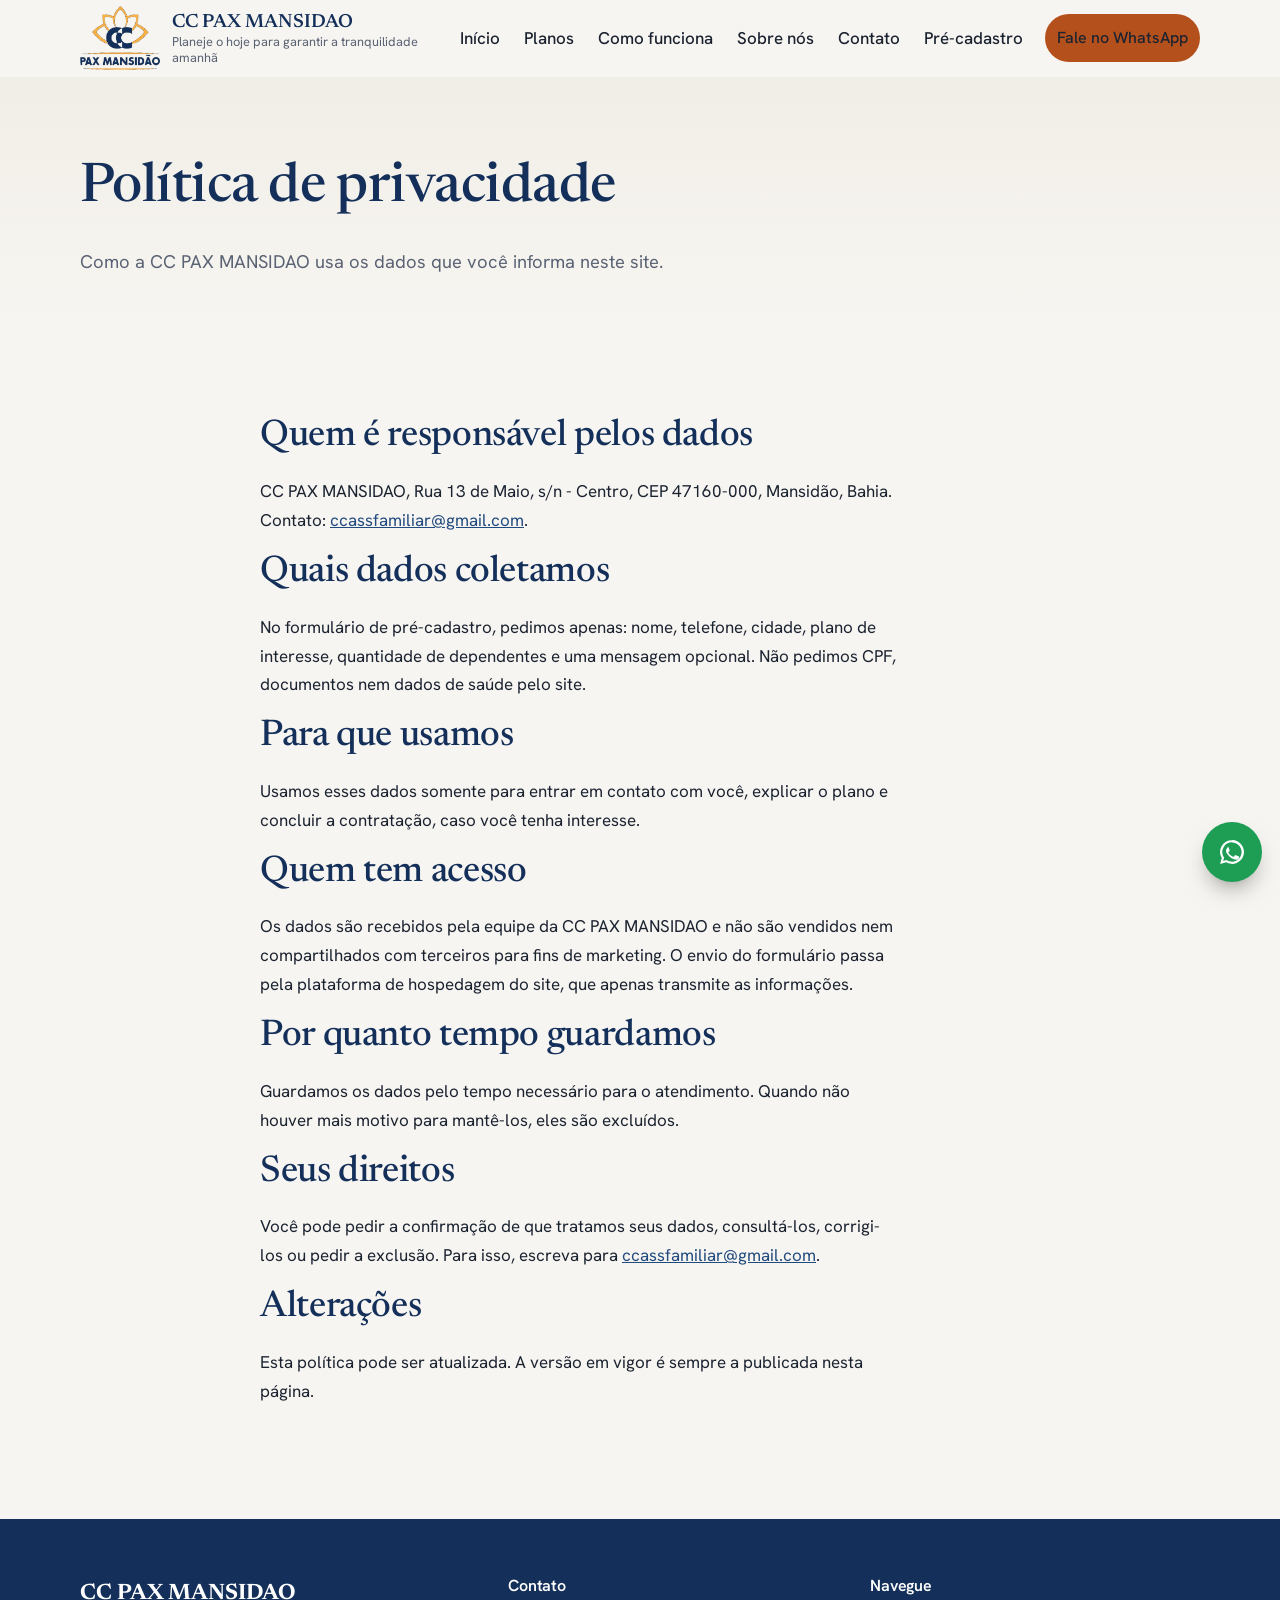
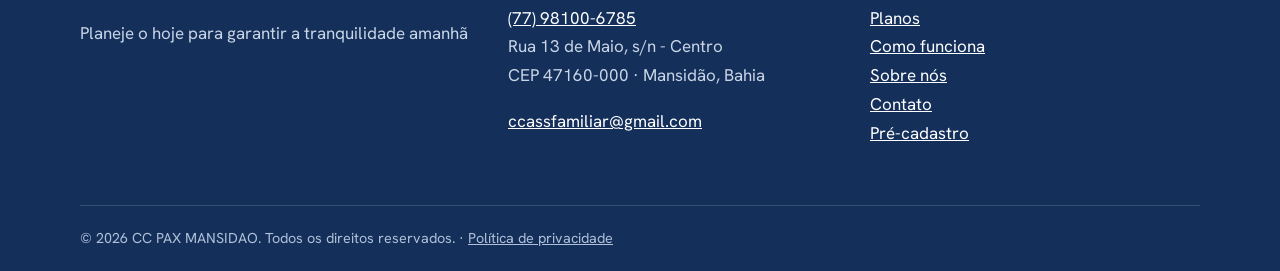
<file: privacidade.html>
<!doctype html>
<html lang="pt-BR">
<head>
  <meta charset="utf-8">
  <meta name="viewport" content="width=device-width, initial-scale=1">
  <title>Política de privacidade · CC PAX MANSIDAO</title>
  <meta name="description" content="CC PAX MANSIDAO, em Mansidão, Bahia. Planos funerários com assistência 24 horas, assistência funerária e atendimento acolhedor.">
  <meta property="og:title" content="CC PAX MANSIDAO">
  <meta property="og:description" content="Planeje o hoje para garantir a tranquilidade amanhã">
  <meta name="theme-color" content="#14305A">
  <link rel="icon" href="img/favicon.svg" type="image/svg+xml">
  <link rel="preconnect" href="https://fonts.googleapis.com">
  <link rel="preconnect" href="https://fonts.gstatic.com" crossorigin>
  <link rel="stylesheet" href="https://fonts.googleapis.com/css2?family=Hanken+Grotesk:wght@400;500;600;700&family=Newsreader:opsz,wght@6..72,400;6..72,500;6..72,600&display=swap">
  <link rel="stylesheet" href="css/site.css">
  <script src="js/site.js" defer></script>
  <script type="application/ld+json">
  {"@context": "https://schema.org", "@type": "FuneralHome", "address": {"@type": "PostalAddress", "addressCountry": "BR", "addressLocality": "Mansid\u00e3o, Bahia", "addressRegion": "BA", "postalCode": "47160-000", "streetAddress": "Rua 13 de Maio, s/n - Centro"}, "name": "CC PAX MANSIDAO", "telephone": "(77) 98100-6785"}
  </script>
</head>
<body class="site pag-">
<a class="pular" href="#conteudo">Ir para o conteúdo</a>

<header class="site-header">
  <div class="container barra">
    <a class="marca" href="index.html">
      
        <img src="img/logo.png" alt="">
      
      <span class="marca-texto"><strong>CC PAX MANSIDAO</strong><small>Planeje o hoje para garantir a tranquilidade amanhã</small></span>
      <span class="sr">, página inicial</span>
    </a>
    <button class="menu-btn" aria-expanded="false" aria-controls="menu">
      <span class="sr">Abrir menu</span><span aria-hidden="true"></span>
    </button>
    <nav id="menu" class="menu" aria-label="Principal">
      <a href="index.html" >Início</a>
      <a href="planos.html" >Planos</a>
      <a href="como-funciona.html" >Como funciona</a>
      <a href="sobre.html" >Sobre nós</a>
      <a href="contato.html" >Contato</a>
      <a href="pre-cadastro.html" >Pré-cadastro</a>
      <a class="btn btn-principal menu-zap" href="https://wa.me/5577998529141?text=Ol%C3%A1%21%20Gostaria%20de%20falar%20com%20a%20CC%20PAX%20MANSIDAO." target="_blank" rel="noopener">Fale no WhatsApp</a>
    </nav>
  </div>
</header>

<main id="conteudo">
  
  
<section class="cabecalho-pag">
  <div class="container">
    <h1>Política de privacidade</h1>
    <p class="lead">Como a CC PAX MANSIDAO usa os dados que você informa neste site.</p>
  </div>
</section>

<section class="sec">
  <div class="container" style="max-width:760px">
    <h2>Quem é responsável pelos dados</h2>
    <p>CC PAX MANSIDAO, Rua 13 de Maio, s/n - Centro, CEP 47160-000, Mansidão, Bahia. Contato: <a href="mailto:ccassfamiliar@gmail.com">ccassfamiliar@gmail.com</a>.</p>

    <h2>Quais dados coletamos</h2>
    <p>No formulário de pré-cadastro, pedimos apenas: nome, telefone, cidade, plano de interesse, quantidade de dependentes e uma mensagem opcional. Não pedimos CPF, documentos nem dados de saúde pelo site.</p>

    <h2>Para que usamos</h2>
    <p>Usamos esses dados somente para entrar em contato com você, explicar o plano e concluir a contratação, caso você tenha interesse.</p>

    <h2>Quem tem acesso</h2>
    <p>Os dados são recebidos pela equipe da CC PAX MANSIDAO e não são vendidos nem compartilhados com terceiros para fins de marketing. O envio do formulário passa pela plataforma de hospedagem do site, que apenas transmite as informações.</p>

    <h2>Por quanto tempo guardamos</h2>
    <p>Guardamos os dados pelo tempo necessário para o atendimento. Quando não houver mais motivo para mantê-los, eles são excluídos.</p>

    <h2>Seus direitos</h2>
    <p>Você pode pedir a confirmação de que tratamos seus dados, consultá-los, corrigi-los ou pedir a exclusão. Para isso, escreva para <a href="mailto:ccassfamiliar@gmail.com">ccassfamiliar@gmail.com</a>.</p>

    <h2>Alterações</h2>
    <p>Esta política pode ser atualizada. A versão em vigor é sempre a publicada nesta página.</p>
  </div>
</section>

</main>

<footer class="rodape">
  <div class="container grade-rodape">
    <div>
      <strong class="rodape-nome">CC PAX MANSIDAO</strong>
      <p>Planeje o hoje para garantir a tranquilidade amanhã</p>
    </div>
    <div>
      <h3>Contato</h3>
      <p>
        <a href="tel:+5577981006785">(77) 98100-6785</a><br>
        Rua 13 de Maio, s/n - Centro<br>
        CEP 47160-000 · Mansidão, Bahia
      </p>
      <p><a href="mailto:ccassfamiliar@gmail.com">ccassfamiliar@gmail.com</a></p>
    </div>
    <div>
      <h3>Navegue</h3>
      <p>
        <a href="planos.html">Planos</a><br>
        <a href="como-funciona.html">Como funciona</a><br>
        <a href="sobre.html">Sobre nós</a><br>
        <a href="contato.html">Contato</a><br>
        <a href="pre-cadastro.html">Pré-cadastro</a>
      </p>
    </div>
  </div>
  <div class="container copia">
    © 2026 CC PAX MANSIDAO. Todos os direitos reservados. ·
    <a href="privacidade.html">Política de privacidade</a>
  </div>
</footer>

<a class="wa-flutuante" href="https://wa.me/5577998529141?text=Ol%C3%A1%21%20Gostaria%20de%20falar%20com%20a%20CC%20PAX%20MANSIDAO." target="_blank" rel="noopener" aria-label="Fale conosco pelo WhatsApp">
  <svg class="icone" viewBox="0 0 24 24" fill="currentColor" aria-hidden="true" focusable="false">
    <path d="M12 2.5a9.5 9.5 0 0 0-8.2 14.3L2.5 21.5l4.8-1.3A9.5 9.5 0 1 0 12 2.5zm0 1.8a7.7 7.7 0 1 1-4 14.3l-.3-.2-2.8.8.8-2.7-.2-.3A7.7 7.7 0 0 1 12 4.3zm-3.2 4c-.2 0-.5 0-.7.4-.2.4-.9.9-.9 2.2s.9 2.5 1.1 2.7c.1.2 1.8 2.8 4.4 3.8 2.2.9 2.6.7 3.1.7.5-.1 1.5-.6 1.7-1.2.2-.6.2-1.1.2-1.2-.1-.1-.3-.2-.6-.3l-2-.9c-.3-.1-.5-.1-.7.1l-.9 1.1c-.2.2-.3.2-.6.1-.3-.1-1.2-.4-2.2-1.4-.8-.7-1.4-1.6-1.5-1.9-.2-.3 0-.4.1-.6l.5-.5.3-.5c.1-.2 0-.4 0-.5l-.9-2.2c-.2-.5-.5-.4-.7-.4z"/>
  </svg>
</a>
</body>
</html>
</file>
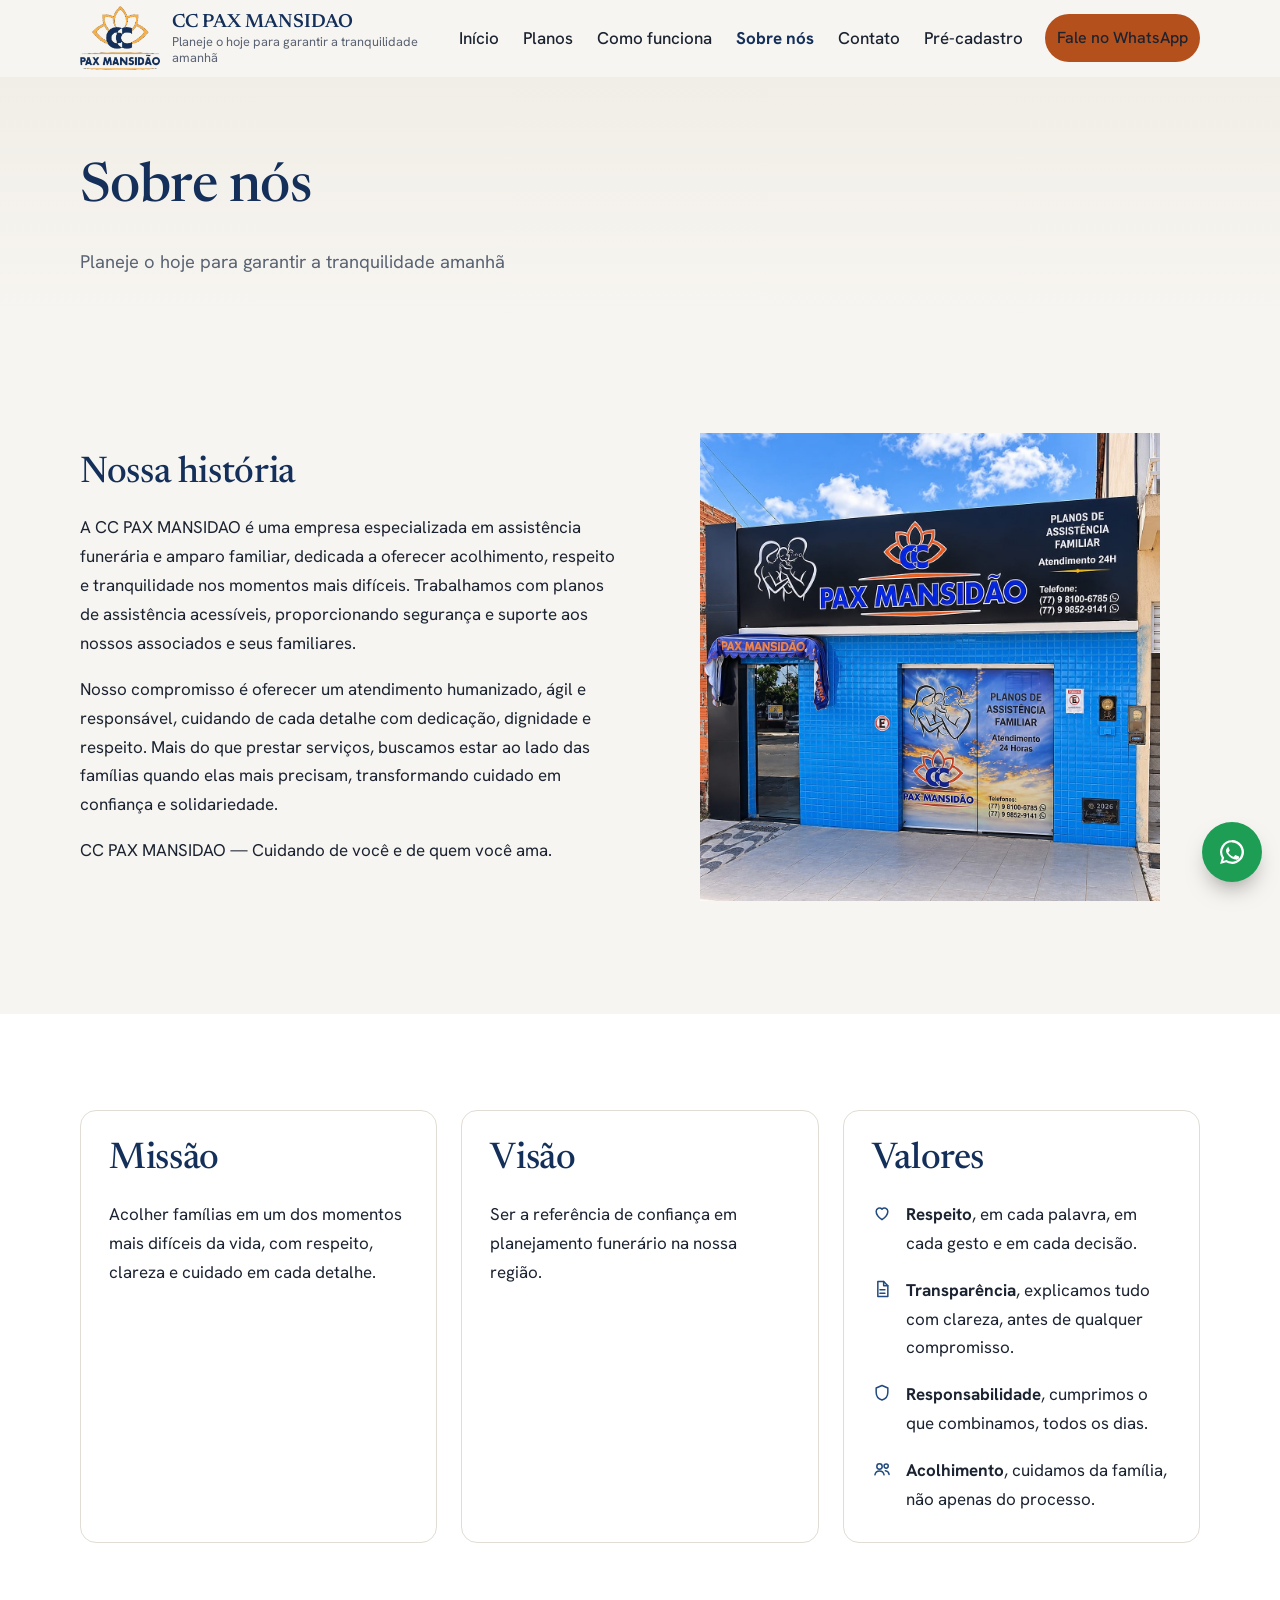
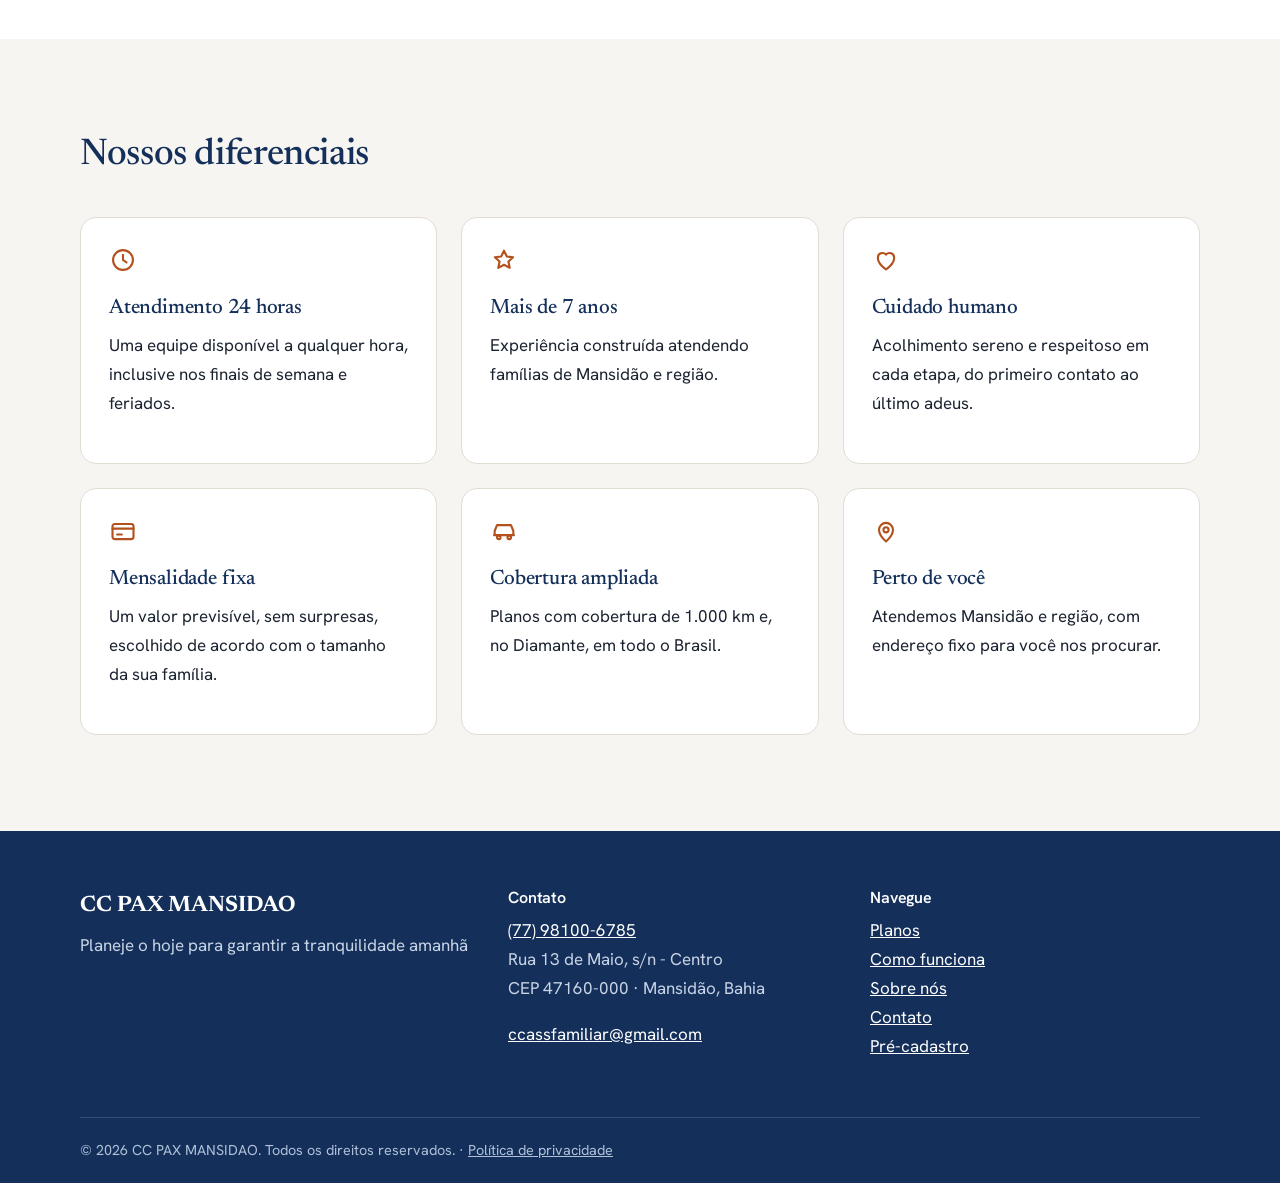
<file: sobre.html>
<!doctype html>
<html lang="pt-BR">
<head>
  <meta charset="utf-8">
  <meta name="viewport" content="width=device-width, initial-scale=1">
  <title>Sobre nós · CC PAX MANSIDAO</title>
  <meta name="description" content="CC PAX MANSIDAO, em Mansidão, Bahia. Planos funerários com assistência 24 horas, assistência funerária e atendimento acolhedor.">
  <meta property="og:title" content="CC PAX MANSIDAO">
  <meta property="og:description" content="Planeje o hoje para garantir a tranquilidade amanhã">
  <meta name="theme-color" content="#14305A">
  <link rel="icon" href="img/favicon.svg" type="image/svg+xml">
  <link rel="preconnect" href="https://fonts.googleapis.com">
  <link rel="preconnect" href="https://fonts.gstatic.com" crossorigin>
  <link rel="stylesheet" href="https://fonts.googleapis.com/css2?family=Hanken+Grotesk:wght@400;500;600;700&family=Newsreader:opsz,wght@6..72,400;6..72,500;6..72,600&display=swap">
  <link rel="stylesheet" href="css/site.css">
  <script src="js/site.js" defer></script>
  <script type="application/ld+json">
  {"@context": "https://schema.org", "@type": "FuneralHome", "address": {"@type": "PostalAddress", "addressCountry": "BR", "addressLocality": "Mansid\u00e3o, Bahia", "addressRegion": "BA", "postalCode": "47160-000", "streetAddress": "Rua 13 de Maio, s/n - Centro"}, "name": "CC PAX MANSIDAO", "telephone": "(77) 98100-6785"}
  </script>
</head>
<body class="site pag-sobre">
<a class="pular" href="#conteudo">Ir para o conteúdo</a>

<header class="site-header">
  <div class="container barra">
    <a class="marca" href="index.html">
      
        <img src="img/logo.png" alt="">
      
      <span class="marca-texto"><strong>CC PAX MANSIDAO</strong><small>Planeje o hoje para garantir a tranquilidade amanhã</small></span>
      <span class="sr">, página inicial</span>
    </a>
    <button class="menu-btn" aria-expanded="false" aria-controls="menu">
      <span class="sr">Abrir menu</span><span aria-hidden="true"></span>
    </button>
    <nav id="menu" class="menu" aria-label="Principal">
      <a href="index.html" >Início</a>
      <a href="planos.html" >Planos</a>
      <a href="como-funciona.html" >Como funciona</a>
      <a href="sobre.html" aria-current="page">Sobre nós</a>
      <a href="contato.html" >Contato</a>
      <a href="pre-cadastro.html" >Pré-cadastro</a>
      <a class="btn btn-principal menu-zap" href="https://wa.me/5577998529141?text=Ol%C3%A1%21%20Gostaria%20de%20falar%20com%20a%20CC%20PAX%20MANSIDAO." target="_blank" rel="noopener">Fale no WhatsApp</a>
    </nav>
  </div>
</header>

<main id="conteudo">
  
  
<section class="cabecalho-pag">
  <div class="container">
    <h1>Sobre nós</h1>
    <p class="lead">Planeje o hoje para garantir a tranquilidade amanhã</p>
  </div>
</section>

<section class="sec">
  <div class="container split">
    <div class="revelar">
      <h2>Nossa história</h2>
      <p>A CC PAX MANSIDAO é uma empresa especializada em assistência funerária e amparo familiar, dedicada a oferecer acolhimento, respeito e tranquilidade nos momentos mais difíceis. Trabalhamos com planos de assistência acessíveis, proporcionando segurança e suporte aos nossos associados e seus familiares.</p><p>Nosso compromisso é oferecer um atendimento humanizado, ágil e responsável, cuidando de cada detalhe com dedicação, dignidade e respeito. Mais do que prestar serviços, buscamos estar ao lado das famílias quando elas mais precisam, transformando cuidado em confiança e solidariedade.</p><p>CC PAX MANSIDAO — Cuidando de você e de quem você ama.</p>
    </div>
    <figure class="revelar">
      
        <img src="img/sobre.jpg" alt="Atendimento da CC PAX MANSIDAO" loading="lazy">
      
    </figure>
  </div>
</section>

<section class="sec alt">
  <div class="container grade-3">
    <article class="cartao revelar">
      <h2>Missão</h2>
      <p>Acolher famílias em um dos momentos mais difíceis da vida, com respeito, clareza e cuidado em cada detalhe.</p>
    </article>
    <article class="cartao revelar">
      <h2>Visão</h2>
      <p>Ser a referência de confiança em planejamento funerário na nossa região.</p>
    </article>
    <article class="cartao revelar">
      <h2>Valores</h2>
      <ul class="lista-valores">
        
        <li><svg class="icone" viewBox="0 0 24 24" fill="none" stroke="currentColor" stroke-width="1.8" stroke-linecap="round" stroke-linejoin="round" aria-hidden="true" focusable="false"><path d="M12 20s-7-4.4-7-10a4 4 0 0 1 7-2.6A4 4 0 0 1 19 10c0 5.6-7 10-7 10z"/></svg><span><strong>Respeito</strong>, em cada palavra, em cada gesto e em cada decisão.</span></li>
        
        <li><svg class="icone" viewBox="0 0 24 24" fill="none" stroke="currentColor" stroke-width="1.8" stroke-linecap="round" stroke-linejoin="round" aria-hidden="true" focusable="false"><path d="M7 3h7l5 5v13H7z"/><path d="M14 3v5h5M9.5 13h6M9.5 17h6"/></svg><span><strong>Transparência</strong>, explicamos tudo com clareza, antes de qualquer compromisso.</span></li>
        
        <li><svg class="icone" viewBox="0 0 24 24" fill="none" stroke="currentColor" stroke-width="1.8" stroke-linecap="round" stroke-linejoin="round" aria-hidden="true" focusable="false"><path d="M12 3l7 3v5c0 4.5-3 8.2-7 9.5-4-1.3-7-5-7-9.5V6l7-3z"/></svg><span><strong>Responsabilidade</strong>, cumprimos o que combinamos, todos os dias.</span></li>
        
        <li><svg class="icone" viewBox="0 0 24 24" fill="none" stroke="currentColor" stroke-width="1.8" stroke-linecap="round" stroke-linejoin="round" aria-hidden="true" focusable="false"><circle cx="9" cy="9" r="3.2"/><path d="M3.5 19c.7-3 2.8-4.5 5.5-4.5s4.8 1.5 5.5 4.5"/><circle cx="17" cy="8.5" r="2.5"/><path d="M16 14.2c2.4.2 4 1.7 4.5 4.3"/></svg><span><strong>Acolhimento</strong>, cuidamos da família, não apenas do processo.</span></li>
        
      </ul>
    </article>
  </div>
</section>

<section class="sec">
  <div class="container">
    <div class="sec-head revelar"><h2>Nossos diferenciais</h2></div>
    <div class="grade-3">
      
      <article class="cartao revelar">
        <svg class="icone" viewBox="0 0 24 24" fill="none" stroke="currentColor" stroke-width="1.8" stroke-linecap="round" stroke-linejoin="round" aria-hidden="true" focusable="false"><circle cx="12" cy="12" r="8.5"/><path d="M12 7.5V12l3 2"/></svg>
        <h3>Atendimento 24 horas</h3>
        <p>Uma equipe disponível a qualquer hora, inclusive nos finais de semana e feriados.</p>
      </article>
      
      <article class="cartao revelar">
        <svg class="icone" viewBox="0 0 24 24" fill="none" stroke="currentColor" stroke-width="1.8" stroke-linecap="round" stroke-linejoin="round" aria-hidden="true" focusable="false"><path d="M12 4l2.4 5 5.4.6-4 3.7 1.1 5.4L12 16.1 7.1 18.7l1.1-5.4-4-3.7 5.4-.6z"/></svg>
        <h3>Mais de 7 anos</h3>
        <p>Experiência construída atendendo famílias de Mansidão e região.</p>
      </article>
      
      <article class="cartao revelar">
        <svg class="icone" viewBox="0 0 24 24" fill="none" stroke="currentColor" stroke-width="1.8" stroke-linecap="round" stroke-linejoin="round" aria-hidden="true" focusable="false"><path d="M12 20s-7-4.4-7-10a4 4 0 0 1 7-2.6A4 4 0 0 1 19 10c0 5.6-7 10-7 10z"/></svg>
        <h3>Cuidado humano</h3>
        <p>Acolhimento sereno e respeitoso em cada etapa, do primeiro contato ao último adeus.</p>
      </article>
      
      <article class="cartao revelar">
        <svg class="icone" viewBox="0 0 24 24" fill="none" stroke="currentColor" stroke-width="1.8" stroke-linecap="round" stroke-linejoin="round" aria-hidden="true" focusable="false"><rect x="3" y="6" width="18" height="13" rx="2"/><path d="M3 10h18M7 15h4"/></svg>
        <h3>Mensalidade fixa</h3>
        <p>Um valor previsível, sem surpresas, escolhido de acordo com o tamanho da sua família.</p>
      </article>
      
      <article class="cartao revelar">
        <svg class="icone" viewBox="0 0 24 24" fill="none" stroke="currentColor" stroke-width="1.8" stroke-linecap="round" stroke-linejoin="round" aria-hidden="true" focusable="false"><path d="M4 15.5V12l2-5h12l2 5v3.5"/><path d="M3.5 15.5h17"/><circle cx="7.5" cy="17.5" r="1.5"/><circle cx="16.5" cy="17.5" r="1.5"/></svg>
        <h3>Cobertura ampliada</h3>
        <p>Planos com cobertura de 1.000 km e, no Diamante, em todo o Brasil.</p>
      </article>
      
      <article class="cartao revelar">
        <svg class="icone" viewBox="0 0 24 24" fill="none" stroke="currentColor" stroke-width="1.8" stroke-linecap="round" stroke-linejoin="round" aria-hidden="true" focusable="false"><path d="M12 21s-6-5.2-6-10a6 6 0 0 1 12 0c0 4.8-6 10-6 10z"/><circle cx="12" cy="11" r="2.2"/></svg>
        <h3>Perto de você</h3>
        <p>Atendemos Mansidão e região, com endereço fixo para você nos procurar.</p>
      </article>
      
    </div>
  </div>
</section>

</main>

<footer class="rodape">
  <div class="container grade-rodape">
    <div>
      <strong class="rodape-nome">CC PAX MANSIDAO</strong>
      <p>Planeje o hoje para garantir a tranquilidade amanhã</p>
    </div>
    <div>
      <h3>Contato</h3>
      <p>
        <a href="tel:+5577981006785">(77) 98100-6785</a><br>
        Rua 13 de Maio, s/n - Centro<br>
        CEP 47160-000 · Mansidão, Bahia
      </p>
      <p><a href="mailto:ccassfamiliar@gmail.com">ccassfamiliar@gmail.com</a></p>
    </div>
    <div>
      <h3>Navegue</h3>
      <p>
        <a href="planos.html">Planos</a><br>
        <a href="como-funciona.html">Como funciona</a><br>
        <a href="sobre.html">Sobre nós</a><br>
        <a href="contato.html">Contato</a><br>
        <a href="pre-cadastro.html">Pré-cadastro</a>
      </p>
    </div>
  </div>
  <div class="container copia">
    © 2026 CC PAX MANSIDAO. Todos os direitos reservados. ·
    <a href="privacidade.html">Política de privacidade</a>
  </div>
</footer>

<a class="wa-flutuante" href="https://wa.me/5577998529141?text=Ol%C3%A1%21%20Gostaria%20de%20falar%20com%20a%20CC%20PAX%20MANSIDAO." target="_blank" rel="noopener" aria-label="Fale conosco pelo WhatsApp">
  <svg class="icone" viewBox="0 0 24 24" fill="currentColor" aria-hidden="true" focusable="false">
    <path d="M12 2.5a9.5 9.5 0 0 0-8.2 14.3L2.5 21.5l4.8-1.3A9.5 9.5 0 1 0 12 2.5zm0 1.8a7.7 7.7 0 1 1-4 14.3l-.3-.2-2.8.8.8-2.7-.2-.3A7.7 7.7 0 0 1 12 4.3zm-3.2 4c-.2 0-.5 0-.7.4-.2.4-.9.9-.9 2.2s.9 2.5 1.1 2.7c.1.2 1.8 2.8 4.4 3.8 2.2.9 2.6.7 3.1.7.5-.1 1.5-.6 1.7-1.2.2-.6.2-1.1.2-1.2-.1-.1-.3-.2-.6-.3l-2-.9c-.3-.1-.5-.1-.7.1l-.9 1.1c-.2.2-.3.2-.6.1-.3-.1-1.2-.4-2.2-1.4-.8-.7-1.4-1.6-1.5-1.9-.2-.3 0-.4.1-.6l.5-.5.3-.5c.1-.2 0-.4 0-.5l-.9-2.2c-.2-.5-.5-.4-.7-.4z"/>
  </svg>
</a>
</body>
</html>
</file>
<file: css/site.css>
/* ==========================================================================
   CC PAX MANSIDAO — estilos do site público e do painel
   Cores e fontes ficam em :root; troque aqui se mudar a identidade.
   ========================================================================== */
:root {
  --azul: #14305A;
  --azul-2: #214A7E;
  --azul-suave: #E8EEF6;
  --laranja: #B4501C;
  --laranja-2: #8E3B12;
  --laranja-suave: #FAEDE4;
  --creme: #F7F5F1;
  --branco: #FFFFFF;
  --tinta: #1B2331;
  --cinza: #5A6374;
  --linha: #E1DDD4;
  --raio: 16px;
  --sombra: 0 18px 40px -24px rgba(20, 48, 90, .45);
  --serif: "Newsreader", Georgia, "Times New Roman", serif;
  --sans: "Hanken Grotesk", system-ui, -apple-system, "Segoe UI", Roboto, Arial, sans-serif;
}

*, *::before, *::after { box-sizing: border-box; }
html { scroll-behavior: smooth; -webkit-text-size-adjust: 100%; }
body {
  margin: 0; background: var(--creme); color: var(--tinta);
  font: 400 1.0625rem/1.7 var(--sans); overflow-x: hidden;
}
@media (max-width: 600px) { body.site { padding-bottom: 84px; } }
img { max-width: 100%; height: auto; display: block; }
a { color: var(--azul-2); }
:focus-visible { outline: 3px solid var(--laranja); outline-offset: 3px; border-radius: 6px; }
.sr { position: absolute; width: 1px; height: 1px; overflow: hidden; clip: rect(0 0 0 0); white-space: nowrap; }
.pular { position: absolute; left: 16px; top: -80px; background: var(--azul); color: #fff; padding: 10px 16px; border-radius: 8px; z-index: 100; }
.pular:focus { top: 12px; }

.container { width: min(1120px, calc(100% - 32px)); margin-inline: auto; }
h1, h2, h3 { font-family: var(--serif); font-weight: 500; color: var(--azul); line-height: 1.15; margin: 0 0 .5em; letter-spacing: -.01em; }
h1 { font-size: clamp(2.1rem, 4.6vw, 3.4rem); }
h2 { font-size: clamp(1.6rem, 3vw, 2.3rem); }
h3 { font-size: 1.3rem; }
p { margin: 0 0 1em; max-width: 64ch; }
.lead { font-size: 1.15rem; color: var(--cinza); }
.link { color: var(--laranja-2); font-weight: 600; text-decoration: none; border-bottom: 1.5px solid currentColor; }
.centro { text-align: center; }

.sec { padding: clamp(56px, 8vw, 96px) 0; }
.sec.alt { background: var(--branco); }
.sec-head { max-width: 660px; margin-bottom: 40px; }
.sec-head p { color: var(--cinza); }

.split, .grade-2 { display: grid; gap: 40px; align-items: center; }
.grade-3, .grade-planos { display: grid; gap: 24px; }
@media (min-width: 760px) {
  .split, .grade-2 { grid-template-columns: 1fr 1fr; }
  .grade-3 { grid-template-columns: repeat(2, 1fr); }
  .grade-planos { grid-template-columns: repeat(2, 1fr); }
}
@media (min-width: 1000px) {
  .grade-3 { grid-template-columns: repeat(3, 1fr); }
  .grade-planos { grid-template-columns: repeat(4, 1fr); }
}

/* ---------- Cabeçalho e menu ---------- */
.site-header { position: sticky; top: 0; z-index: 50; background: rgba(247, 245, 241, .94); backdrop-filter: blur(8px); border-bottom: 1px solid transparent; transition: border-color .3s; }
.site-header.rolou { border-color: var(--linha); }
.barra { display: flex; align-items: center; justify-content: space-between; gap: 16px; min-height: 76px; }
.marca { display: flex; align-items: center; gap: 12px; text-decoration: none; color: var(--azul); min-width: 0; }
.marca img { height: 64px; width: auto; border-radius: 8px; flex: none; }
.marca-sigla { display: grid; place-items: center; width: 44px; height: 44px; border-radius: 50%; background: var(--azul); color: #fff; font: 600 .95rem var(--sans); letter-spacing: .04em; flex: none; }
.marca-texto { display: flex; flex-direction: column; line-height: 1.2; min-width: 0; }
.marca-texto strong { font-family: var(--serif); font-size: 1.2rem; font-weight: 600; }
.marca-texto small { color: var(--cinza); font-size: .8rem; }
.menu { display: flex; align-items: center; gap: 4px; }
.menu a { color: var(--tinta); text-decoration: none; font-weight: 500; padding: 10px 10px; white-space: nowrap; border-radius: 999px; transition: background .2s, color .2s; }
.menu a:hover { background: var(--azul-suave); color: var(--azul); }
.menu a[aria-current="page"] { color: var(--azul); font-weight: 700; }
.menu-zap { margin-left: 8px; }
.menu-btn { display: none; background: none; border: 0; width: 48px; height: 48px; cursor: pointer; position: relative; flex: none; }
.menu-btn > span[aria-hidden] { position: absolute; left: 13px; right: 13px; top: 23px; height: 2px; background: var(--azul); border-radius: 2px; box-shadow: 0 -7px 0 var(--azul), 0 7px 0 var(--azul); }
@media (max-width: 1180px) {
  .menu-btn { display: block; }
  .menu { position: absolute; left: 0; right: 0; top: 100%; flex-direction: column; align-items: stretch; background: var(--creme); padding: 8px 16px 20px; border-bottom: 1px solid var(--linha); display: none; }
  .menu.aberto { display: flex; }
  .menu a { padding: 14px 12px; font-size: 1.05rem; }
  .menu-zap { margin: 8px 0 0; text-align: center; }
}

/* ---------- Ícones ---------- */
.icone { width: 24px; height: 24px; flex: none; }

/* ---------- Botões ---------- */
.btn { display: inline-flex; align-items: center; justify-content: center; gap: .5em; min-height: 48px; padding: .75em 1.5em; border-radius: 999px; border: 2px solid transparent; font: 600 1rem/1.2 var(--sans); text-decoration: none; cursor: pointer; transition: background .25s, color .25s, border-color .25s, transform .25s; }
.btn:active { transform: scale(.98); }
.btn-principal { background: var(--laranja); color: #fff; }
.btn-principal:hover { background: var(--laranja-2); }
.btn-secundario { background: transparent; border-color: var(--azul); color: var(--azul); }
.btn-secundario:hover { background: var(--azul); color: #fff; }
.btn-cheio { width: 100%; }
.btn-leve { background: var(--azul-suave); color: var(--azul); }
.btn-perigo { background: #fff; color: #9B1C1C; border-color: #D9A3A3; }
.btn-perigo:hover { background: #FCECEC; }

/* ---------- Início: apresentação ---------- */
.hero { padding: clamp(48px, 8vw, 104px) 0 clamp(56px, 8vw, 110px); background: linear-gradient(180deg, var(--creme) 0%, #F1EEE7 100%); overflow: hidden; }
.hero-grid { display: grid; gap: 48px; align-items: center; }
.hero-texto h1 { max-width: 14ch; }
.hero-texto p.lead { max-width: 52ch; }
.acoes { display: flex; flex-wrap: wrap; gap: 12px; margin: 28px 0 20px; }
.selo-hero { font-family: var(--serif); font-style: italic; color: var(--laranja-2); font-size: 1.15rem; }
.hero-visual { position: relative; min-height: 380px; border-radius: 24px; background: radial-gradient(120% 90% at 20% 10%, #2A5A93 0%, var(--azul) 55%, #0E2343 100%); background-size: cover; background-position: center; display: flex; align-items: flex-start; padding: 24px; box-shadow: var(--sombra); overflow: hidden; }
.hero-visual::after { content: ""; position: absolute; inset: 40% 0 0 0; background: linear-gradient(transparent, rgba(14, 35, 67, .55)); }
.hero-card { position: relative; z-index: 1; background: rgba(255, 255, 255, .97); border-radius: 18px; padding: 22px 24px; width: 100%; max-width: 340px; box-shadow: 0 18px 40px -20px rgba(0, 0, 0, .4); }
.hero-card-titulo { margin: 0; color: var(--cinza); font-size: .95rem; }
.hero-card-preco { font-family: var(--serif); font-size: 2.6rem; color: var(--azul); margin: 0; line-height: 1.1; }
.hero-card-preco small { font: 500 1rem var(--sans); color: var(--cinza); margin-left: 4px; }
.hero-card p:last-child { margin: 8px 0 0; font-size: .95rem; }
@media (min-width: 900px) {
  .hero-grid { grid-template-columns: 1.1fr .9fr; }
  .hero-visual { min-height: 480px; }
}
@media (prefers-reduced-motion: no-preference) {
  .hero-texto > * { animation: subir .8s cubic-bezier(.2, .7, .2, 1) both; }
  .hero-texto > *:nth-child(2) { animation-delay: .1s; }
  .hero-texto > *:nth-child(3) { animation-delay: .2s; }
  .hero-visual { animation: surgir 1s .15s cubic-bezier(.2, .7, .2, 1) both; }
}
@keyframes subir { from { opacity: 0; transform: translateY(14px); } to { opacity: 1; transform: none; } }
@keyframes surgir { from { opacity: 0; transform: scale(.985); } to { opacity: 1; transform: none; } }
.js .revelar { opacity: 0; transform: translateY(16px); transition: opacity .7s ease, transform .7s ease; }
.js .revelar.visivel { opacity: 1; transform: none; }

/* ---------- Cartões e planos ---------- */
.cartao { background: var(--branco); border: 1px solid var(--linha); border-radius: var(--raio); padding: 28px; }
.cartao .icone { width: 28px; height: 28px; color: var(--laranja); margin-bottom: 14px; }
.plano { position: relative; background: var(--branco); border: 1px solid var(--linha); border-radius: var(--raio); padding: 32px 24px 28px; display: flex; flex-direction: column; }
.plano.destaque { border: 2px solid var(--azul); box-shadow: var(--sombra); }
.plano-selo { position: absolute; top: -13px; left: 24px; background: var(--laranja); color: #fff; font-size: .8rem; font-weight: 700; padding: 4px 12px; border-radius: 999px; }
.plano-nome { font-size: 1.6rem; margin-bottom: 8px; }
.plano-preco { font-family: var(--serif); font-size: 2.8rem; line-height: 1; color: var(--azul); margin: 8px 0 4px; }
.plano-preco .rs { font: 600 1.1rem var(--sans); vertical-align: top; margin-right: 4px; position: relative; top: .45em; }
.plano-preco small { font: 500 .95rem var(--sans); color: var(--cinza); margin-left: 4px; }
.plano-dep { color: var(--cinza); display: flex; gap: 8px; align-items: center; font-size: .95rem; margin: 0 0 16px; }
.plano-dep .icone { width: 20px; height: 20px; }
.plano-lista { list-style: none; padding: 0; margin: 0 0 24px; display: grid; gap: 10px; flex: 1; }
.plano-lista li { display: flex; gap: 10px; align-items: flex-start; }
.plano-lista .icone { color: var(--azul-2); margin-top: 3px; width: 20px; height: 20px; }

/* ---------- Como funciona ---------- */
.etapas { list-style: none; padding: 0; margin: 0; display: grid; gap: 14px; }
.etapas li { display: flex; gap: 16px; align-items: center; background: var(--creme); border-radius: 14px; padding: 18px 20px; }
.etapas .icone { color: var(--azul); width: 26px; height: 26px; }
.etapas h3 { margin: 0; font-size: 1.15rem; }
.passos { list-style: none; padding: 0; margin: 0; display: grid; gap: 20px; }
.passo { display: grid; grid-template-columns: auto 1fr; gap: 24px; background: var(--branco); border: 1px solid var(--linha); border-radius: var(--raio); padding: 28px; }
.passo > .icone { width: 52px; height: 52px; color: var(--laranja); padding: 12px; border-radius: 14px; background: var(--laranja-suave); }
.passo h2 { font-size: 1.5rem; }
.passo p { margin-bottom: 0; }

/* ---------- Sobre, depoimentos, contato ---------- */
.lista-selos, .info, .lista-valores { list-style: none; padding: 0; margin: 0; display: grid; gap: 18px; }
.lista-selos li, .info li, .lista-valores li { display: flex; gap: 14px; align-items: flex-start; }
.lista-selos .icone, .info .icone { color: var(--laranja); margin-top: 2px; }
.lista-valores .icone { color: var(--azul-2); margin-top: 3px; width: 20px; height: 20px; }
.depo { margin: 0; background: var(--branco); border-radius: var(--raio); padding: 28px; border: 1px solid var(--linha); }
.depo blockquote { margin: 0 0 16px; font-family: var(--serif); font-size: 1.15rem; line-height: 1.6; }
.depo figcaption { color: var(--cinza); font-weight: 600; font-size: .95rem; }
.cabecalho-pag { padding: clamp(48px, 7vw, 80px) 0 24px; background: linear-gradient(180deg, #F1EEE7, var(--creme)); }
.cabecalho-pag .lead { max-width: 60ch; }
.foto-sobre img, .foto-vazia { border-radius: 24px; width: 100%; aspect-ratio: 4 / 5; object-fit: cover; }
.foto-vazia { background: linear-gradient(160deg, #2A5A93, var(--azul) 60%, #0E2343); }
.mapa { width: 100%; height: 320px; border: 0; border-radius: var(--raio); margin-top: 8px; }

/* ---------- Formulários ---------- */
.form { display: grid; gap: 18px; }
.cartao-form { background: var(--branco); border: 1px solid var(--linha); border-radius: var(--raio); padding: clamp(20px, 4vw, 36px); max-width: 760px; }
.campo label { display: block; font-weight: 600; margin-bottom: 6px; color: var(--azul); }
.campo input:not([type="checkbox"]):not([type="file"]), .campo textarea, .campo select {
  width: 100%; font: inherit; font-size: 1rem; padding: 12px 14px; border: 1.5px solid #CFC9BD; border-radius: 12px; background: #fff; color: var(--tinta);
}
.campo textarea { min-height: 120px; resize: vertical; }
.campo input:focus, .campo textarea:focus, .campo select:focus { outline: 3px solid rgba(180, 80, 28, .35); border-color: var(--laranja); }
.com-erro input, .com-erro textarea, .com-erro select { border-color: #B42318; }
.msg-erro { color: #B42318; font-weight: 600; margin: 6px 0 0; font-size: .95rem; }
.ajuda { color: var(--cinza); font-size: .92rem; margin: 6px 0 0; }
.check { display: flex !important; align-items: center; gap: 10px; font-weight: 500 !important; color: var(--tinta) !important; cursor: pointer; }
.check input { width: 22px; height: 22px; accent-color: var(--azul); }
.acoes-form { display: flex; gap: 16px; align-items: center; flex-wrap: wrap; }
.previa { width: 100%; max-width: 340px; border-radius: 12px; margin: 0 0 12px; border: 1px solid var(--linha); }
.hp { position: absolute; left: -9999px; width: 1px; height: 1px; overflow: hidden; }
.alerta { padding: 14px 18px; border-radius: 12px; margin: 20px auto; max-width: 1120px; width: calc(100% - 32px); font-weight: 500; }
.alerta.ok { background: #E8F4EC; color: #1D5B34; border: 1px solid #BFE0CB; }
.alerta.erro { background: #FCECEC; color: #8A1B1B; border: 1px solid #EBC0C0; }
.alerta.aviso { background: #FFF6E0; color: #7A5200; border: 1px solid #F2DDA5; }
.codigo { font-family: var(--serif); font-size: 4rem; color: var(--laranja); margin: 0; }

/* ---------- Rodapé e WhatsApp flutuante ---------- */
.rodape { background: var(--azul); color: #DCE4F0; padding: 56px 0 0; }
.rodape a { color: #fff; }
.rodape h3 { color: #fff; font: 600 1rem var(--sans); }
.rodape p { color: #C9D5E6; }
.grade-rodape { display: grid; gap: 32px; }
.rodape-nome { font-family: var(--serif); font-size: 1.4rem; color: #fff; display: block; margin-bottom: 6px; }
.copia { border-top: 1px solid rgba(255, 255, 255, .14); margin-top: 40px; padding: 20px 0; font-size: .9rem; color: #AFC0D8; }
.copia a { color: #AFC0D8; }
@media (min-width: 760px) { .grade-rodape { grid-template-columns: 1.2fr 1fr 1fr; } }
.wa-flutuante { position: fixed; right: 18px; bottom: 18px; width: 60px; height: 60px; border-radius: 50%; background: #1E9E55; color: #fff; display: grid; place-items: center; box-shadow: 0 12px 24px -10px rgba(0, 0, 0, .5); z-index: 60; transition: transform .25s; }
.wa-flutuante:hover { transform: scale(1.06); }
.wa-flutuante .icone { width: 30px; height: 30px; }
@media (max-width: 600px) { .wa-flutuante { right: 14px; bottom: 14px; } }

/* ==========================================================================
   Painel administrativo
   ========================================================================== */
.admin { background: #F3F1EC; }
.adm-simples { min-height: 100vh; display: grid; place-items: center; padding: 24px; }
.login-cartao { background: #fff; border: 1px solid var(--linha); border-radius: 20px; padding: clamp(24px, 5vw, 40px); width: min(440px, 100%); }
.adm-layout { display: grid; min-height: 100vh; }
.adm-menu { background: var(--azul); color: #fff; padding: 20px 18px; display: flex; flex-direction: column; gap: 16px; }
.adm-marca { font-family: var(--serif); font-size: 1.4rem; margin: 0; color: #fff; }
.adm-menu nav { display: grid; gap: 2px; }
.adm-menu nav a { color: #DCE6F5; text-decoration: none; padding: 10px 12px; border-radius: 10px; font-weight: 500; }
.adm-menu nav a:hover, .adm-menu nav a.ativo { background: rgba(255, 255, 255, .15); color: #fff; }
.adm-grupo { font-size: .8rem; color: #9FB5D4; margin: 14px 0 2px; font-weight: 600; }
.adm-menu .link-botao { background: none; border: 0; color: #fff; font: inherit; font-weight: 600; cursor: pointer; padding: 10px 12px; text-align: left; text-decoration: underline; }
.adm-main { padding: clamp(20px, 4vw, 40px); max-width: 1000px; width: 100%; }
.adm-main h1 { font-size: 2rem; }
.stats { display: grid; gap: 14px; margin: 24px 0 36px; }
.stat { background: #fff; border: 1px solid var(--linha); border-radius: 14px; padding: 20px; text-decoration: none; color: var(--tinta); }
.stat strong { display: block; font-family: var(--serif); font-size: 2.2rem; color: var(--azul); line-height: 1.1; }
.atalhos { display: grid; gap: 12px; }
.cartao-atalho { display: block; background: #fff; border: 1px solid var(--linha); border-radius: 14px; padding: 18px 20px; text-decoration: none; color: var(--azul); font-weight: 600; font-size: 1.05rem; }
.cartao-atalho:hover { border-color: var(--laranja); }
.lista-admin { display: grid; gap: 14px; }
.item-admin { background: #fff; border: 1px solid var(--linha); border-radius: 14px; padding: 20px; display: flex; flex-wrap: wrap; gap: 16px; justify-content: space-between; align-items: flex-start; }
.item-admin.inativo { opacity: .6; }
.item-admin.nova { border-left: 5px solid var(--laranja); }
.item-texto { flex: 1 1 280px; min-width: 0; }
.item-texto h2 { font-size: 1.3rem; margin-bottom: 4px; }
.item-texto p { margin-bottom: 6px; }
.acoes-item { display: flex; gap: 10px; flex-wrap: wrap; align-items: center; }
.acoes-item form { margin: 0; }
.etiqueta { display: inline-block; background: var(--laranja); color: #fff; font-size: .75rem; font-weight: 600; padding: 3px 10px; border-radius: 999px; vertical-align: middle; margin-left: 6px; }
.lista-simples { padding-left: 18px; }
.adm-main .btn { min-height: 44px; }
@media (min-width: 900px) {
  .adm-layout { grid-template-columns: 260px 1fr; }
  .adm-menu { position: sticky; top: 0; height: 100vh; overflow: auto; }
  .stats { grid-template-columns: repeat(3, 1fr); }
  .atalhos { grid-template-columns: repeat(2, 1fr); }
}
.cabeca-lista { display: flex; flex-wrap: wrap; justify-content: space-between; align-items: flex-end; gap: 16px; margin-bottom: 24px; }
</file>
